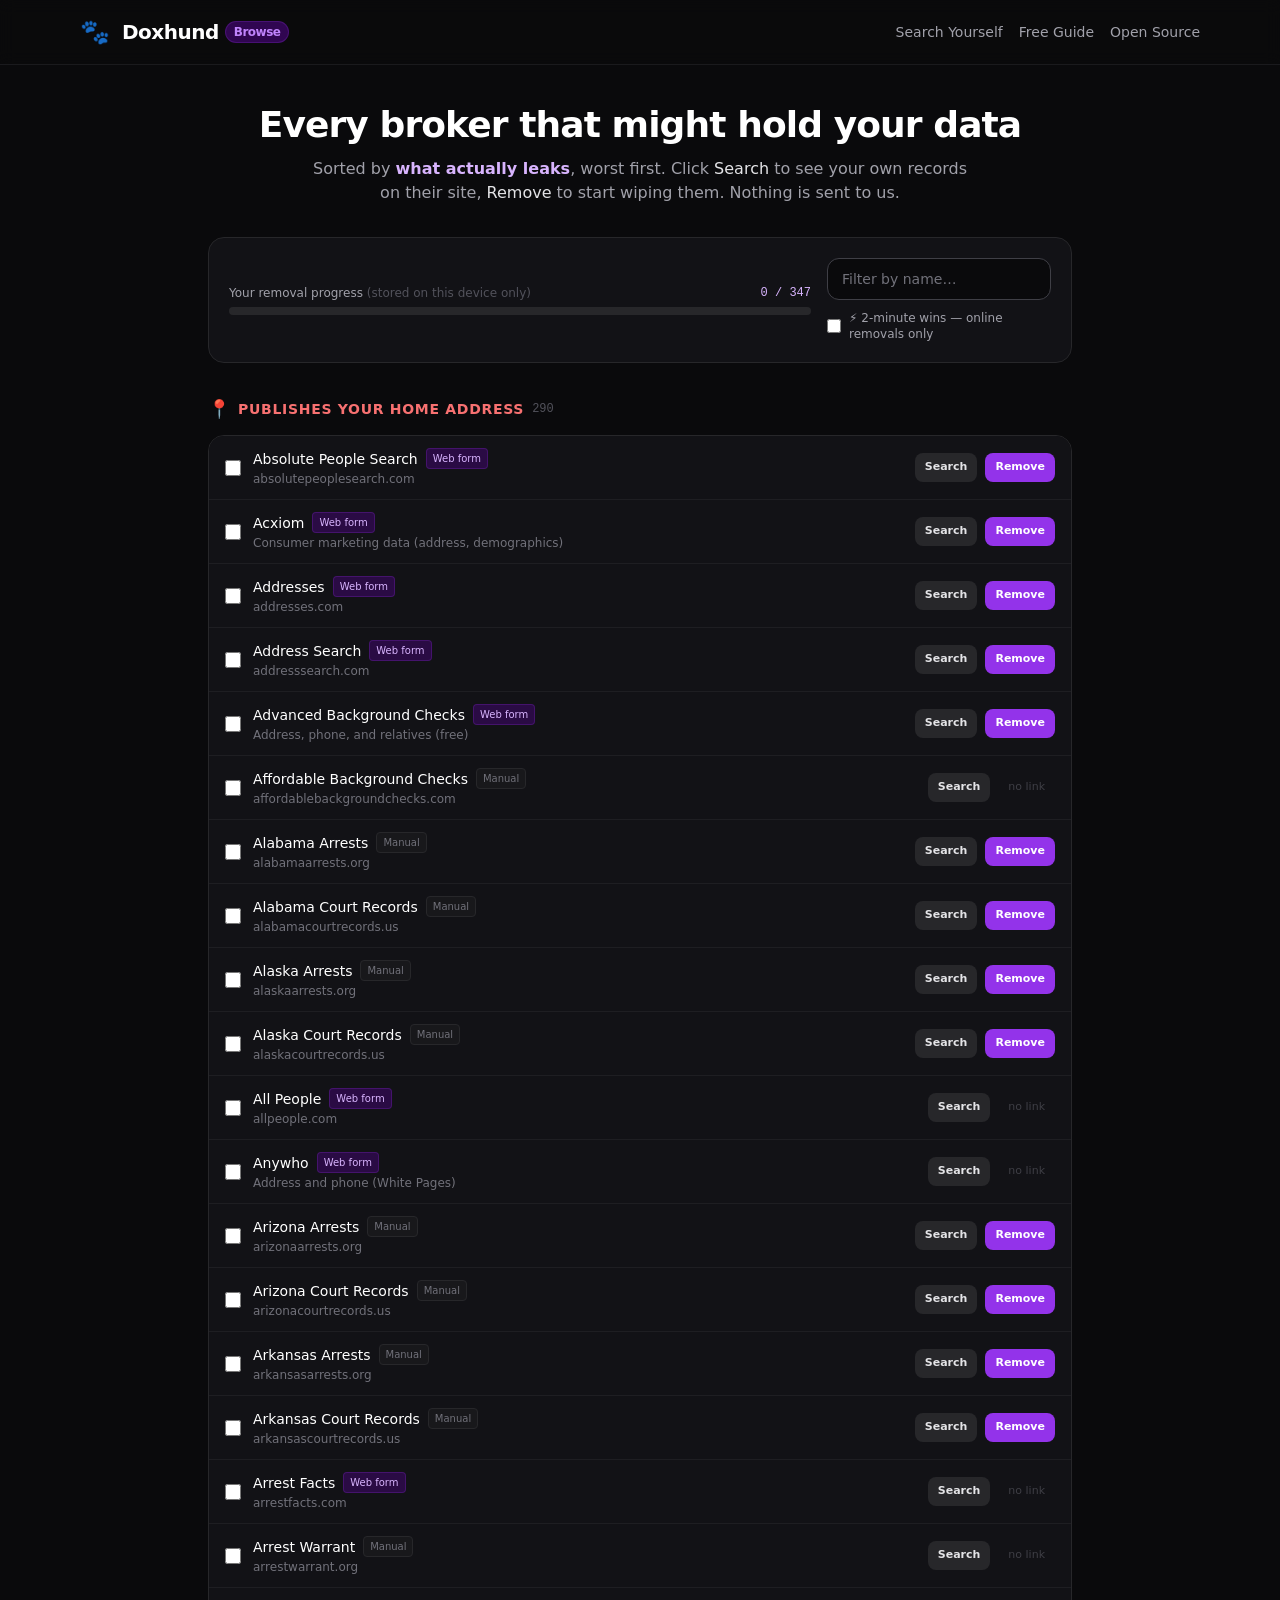
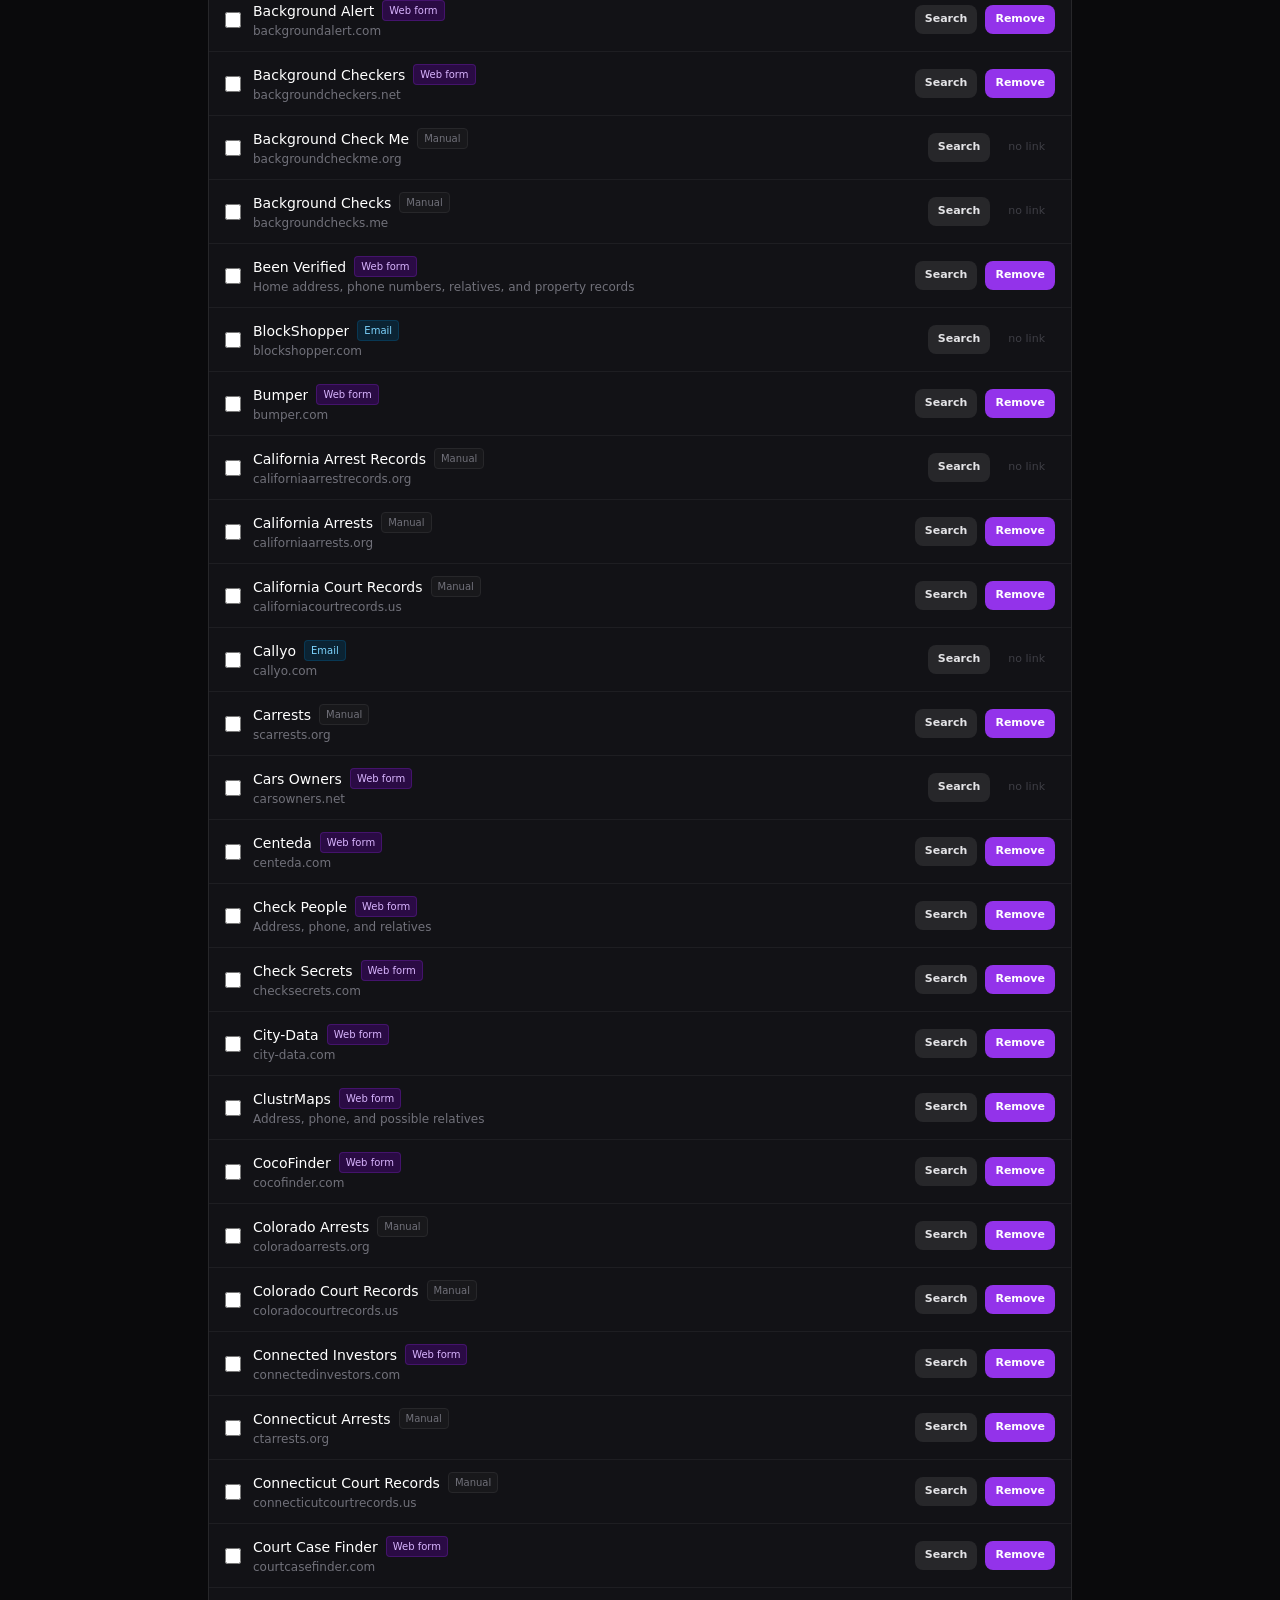
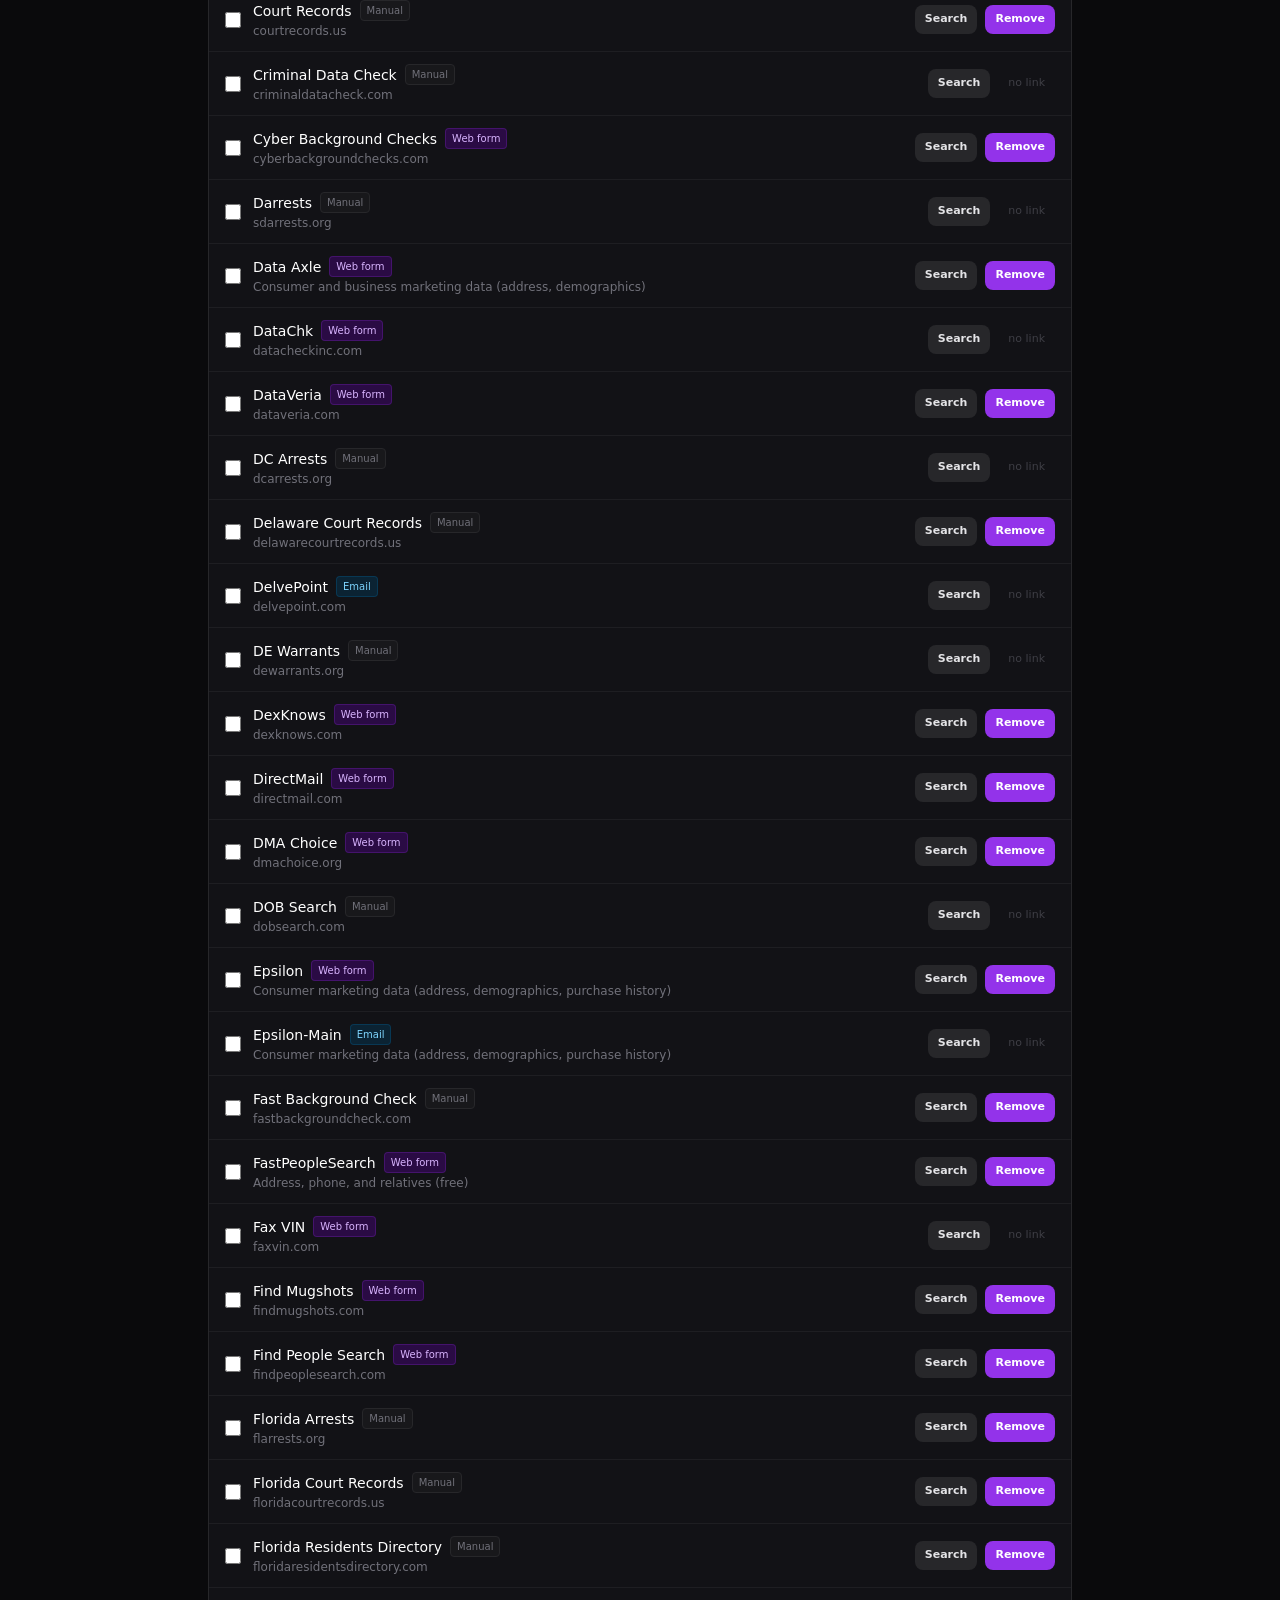
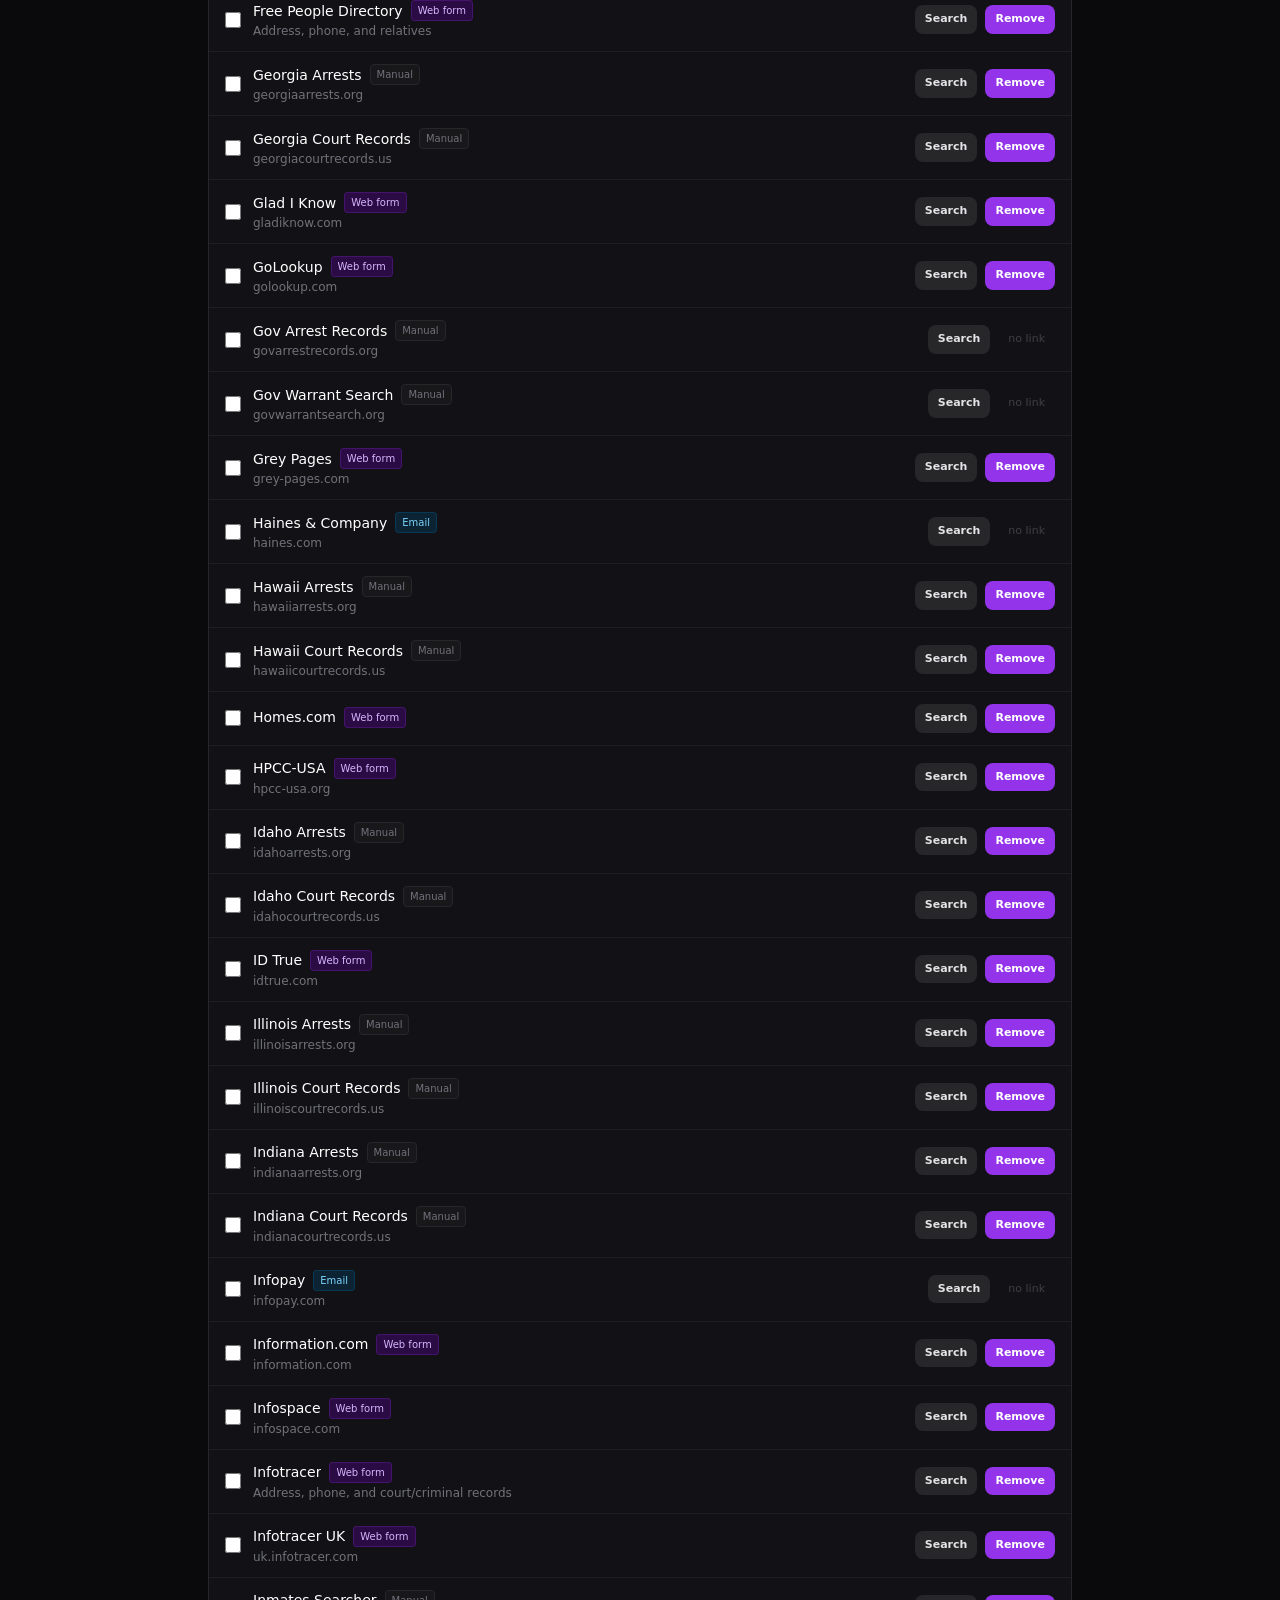
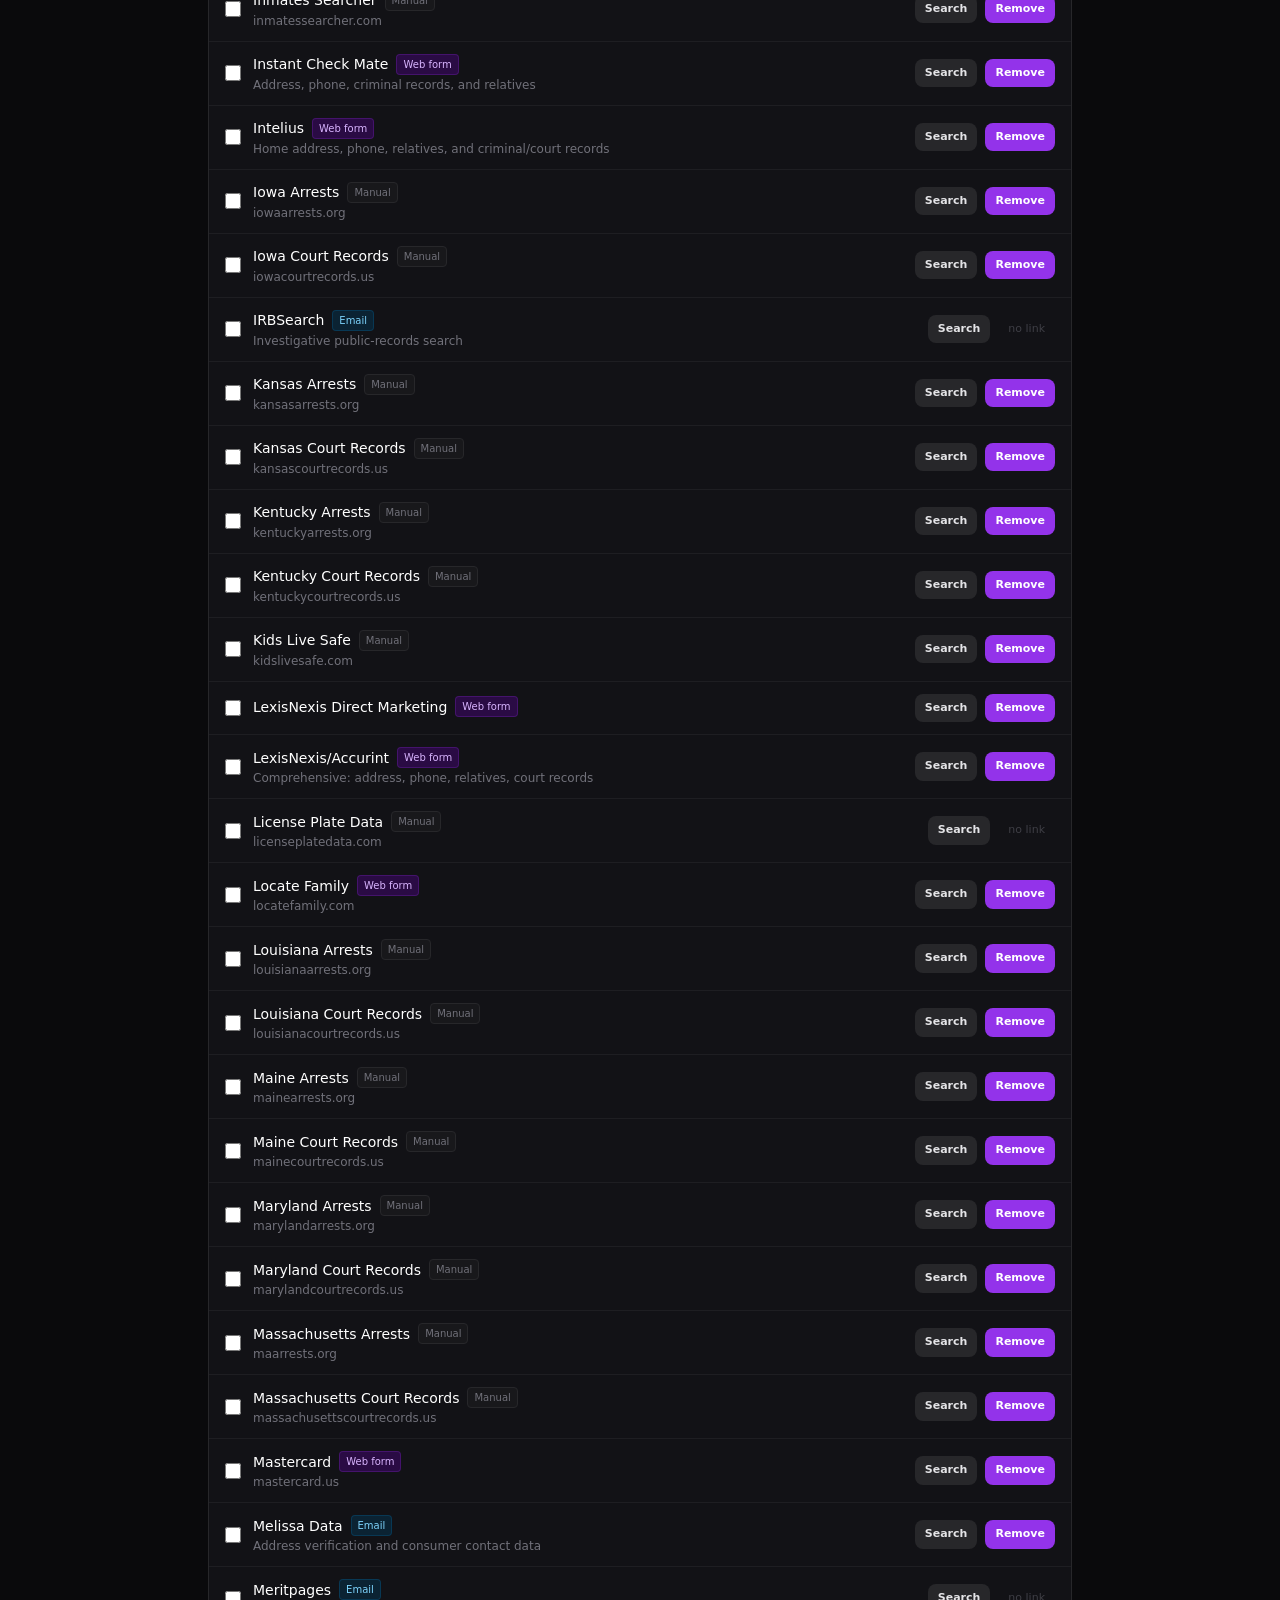
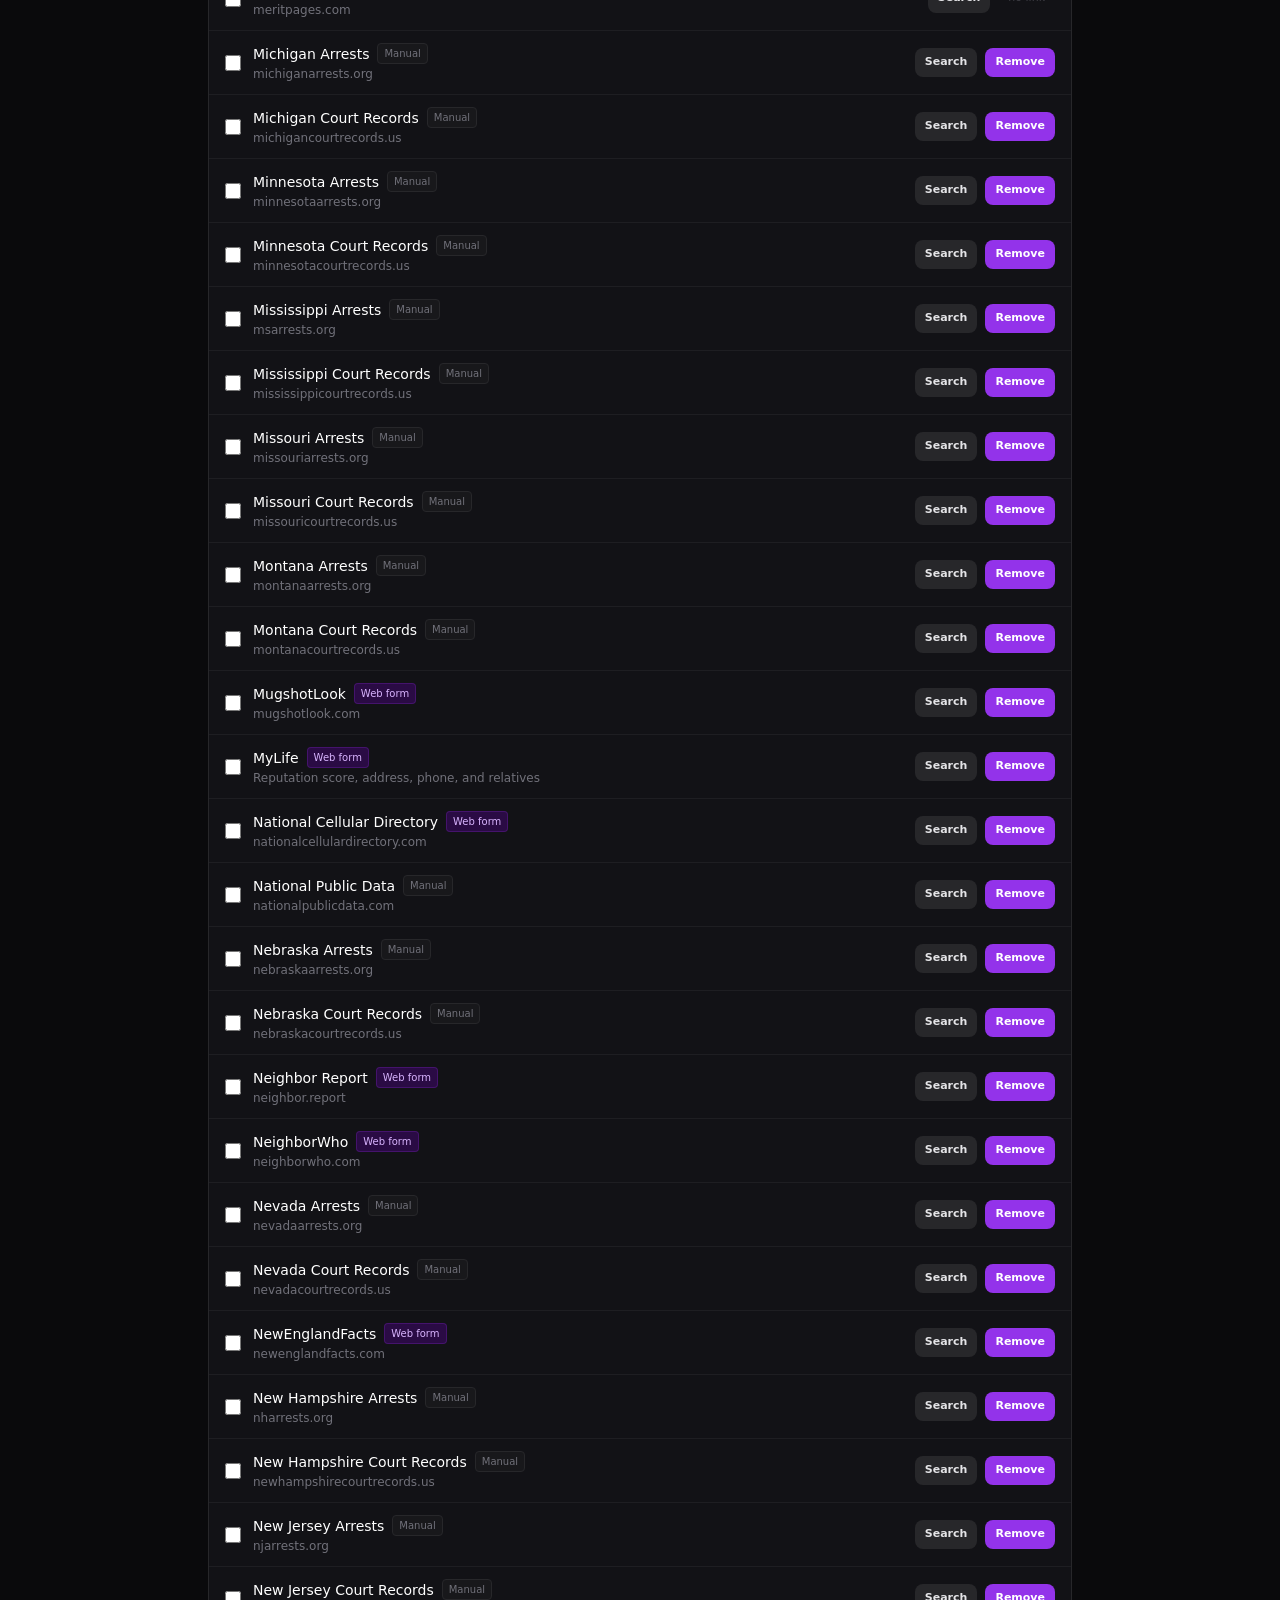
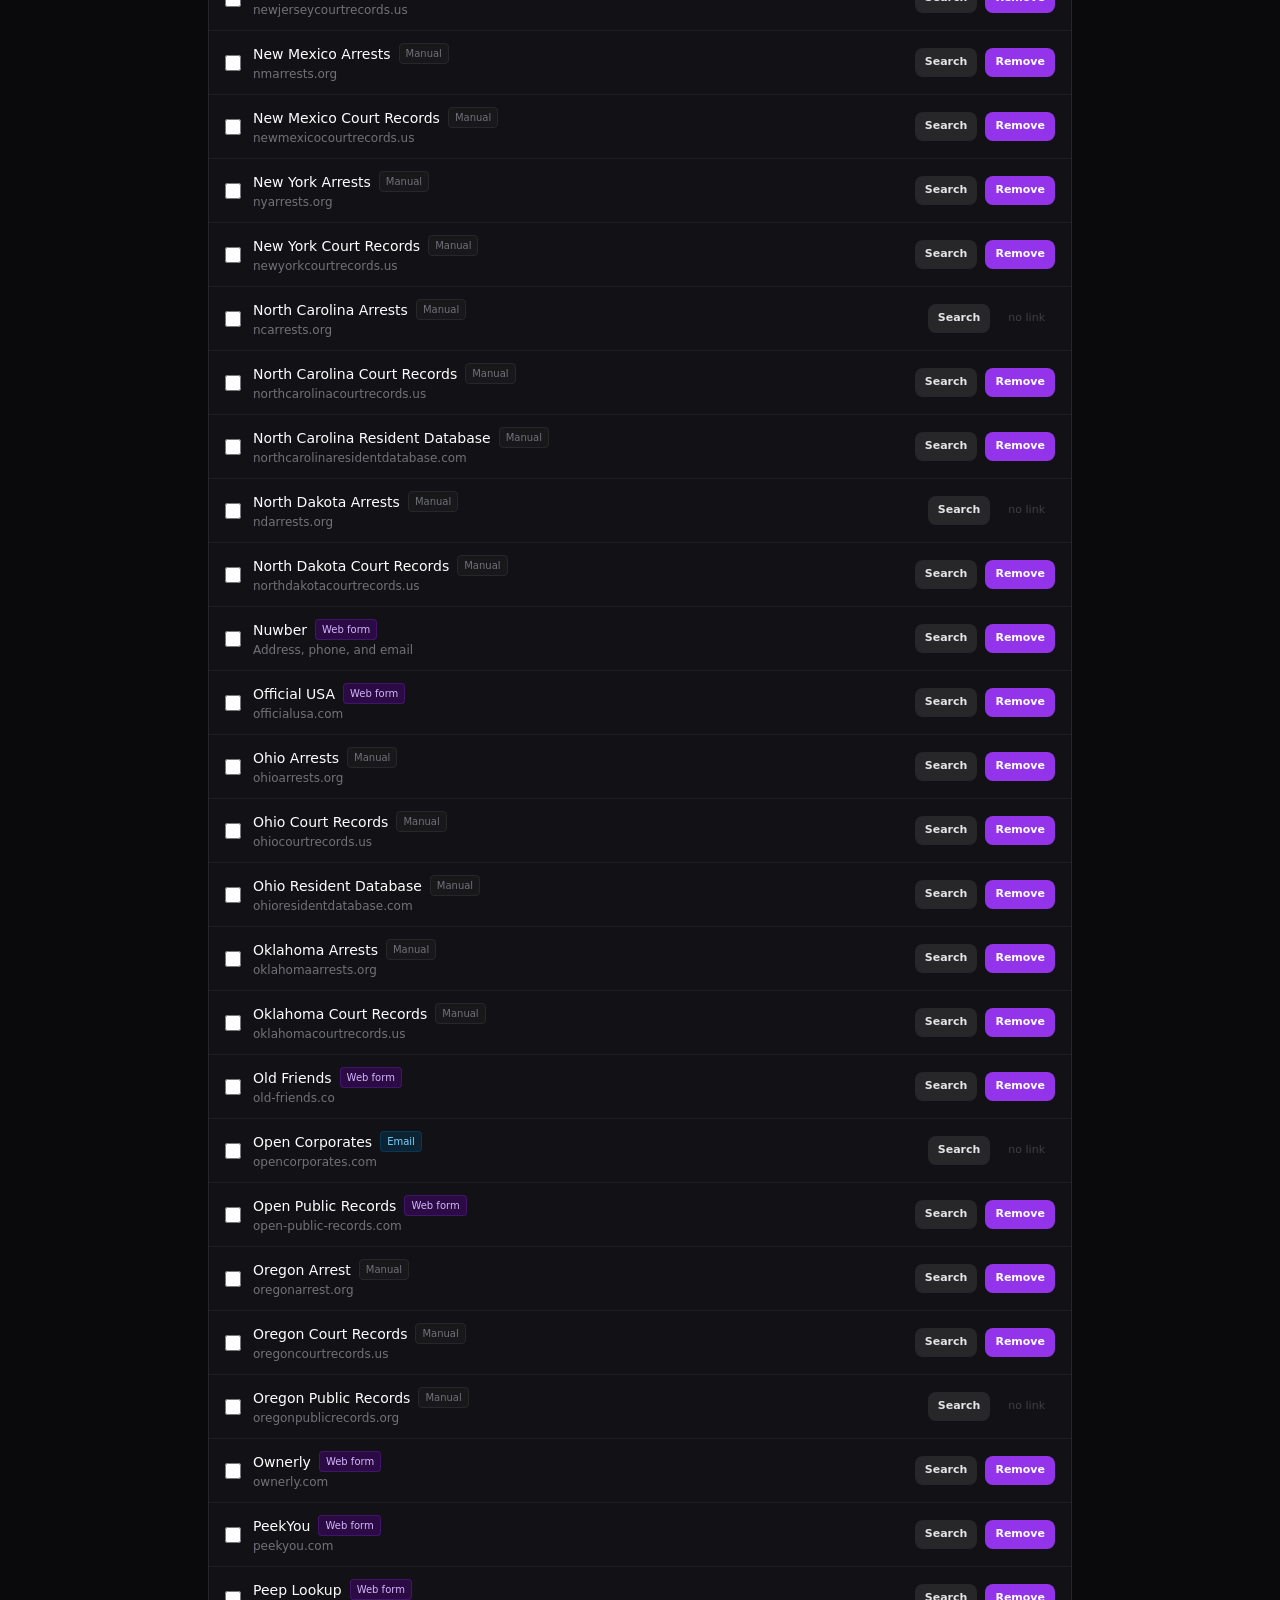
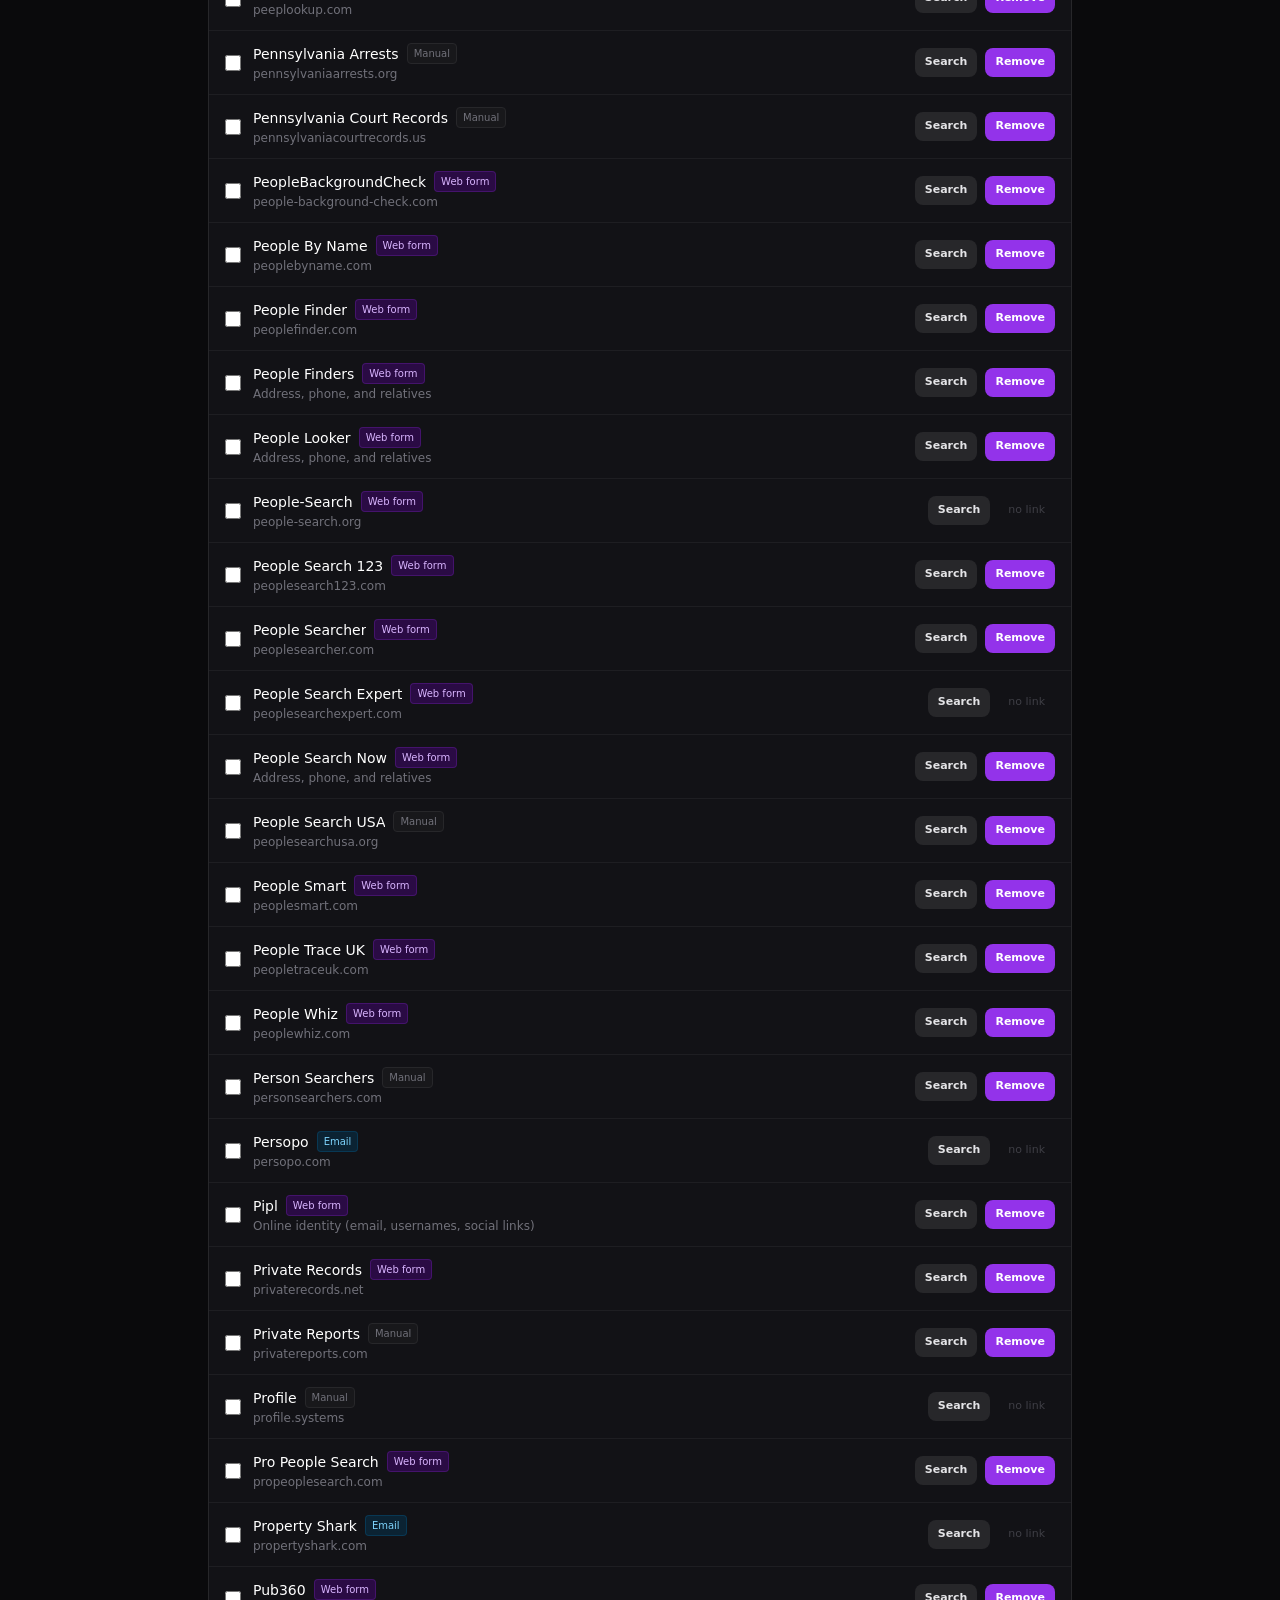
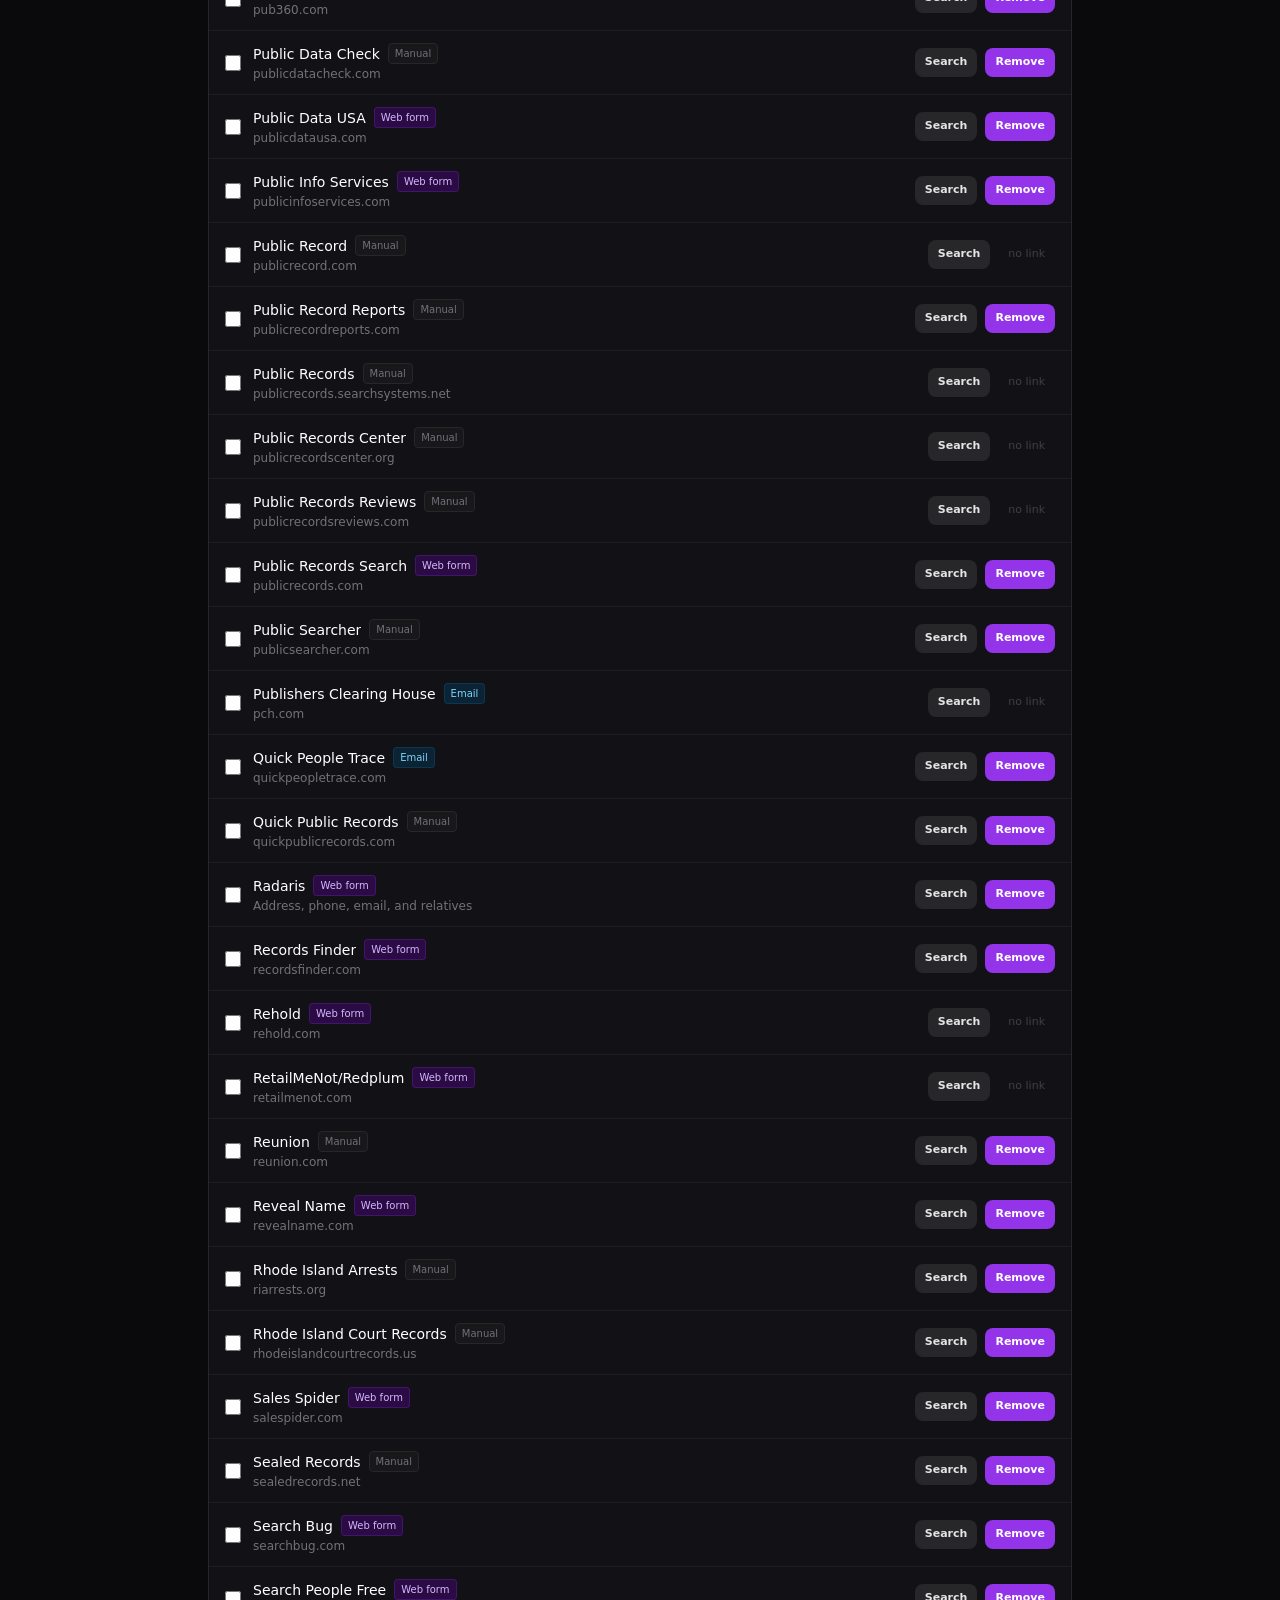
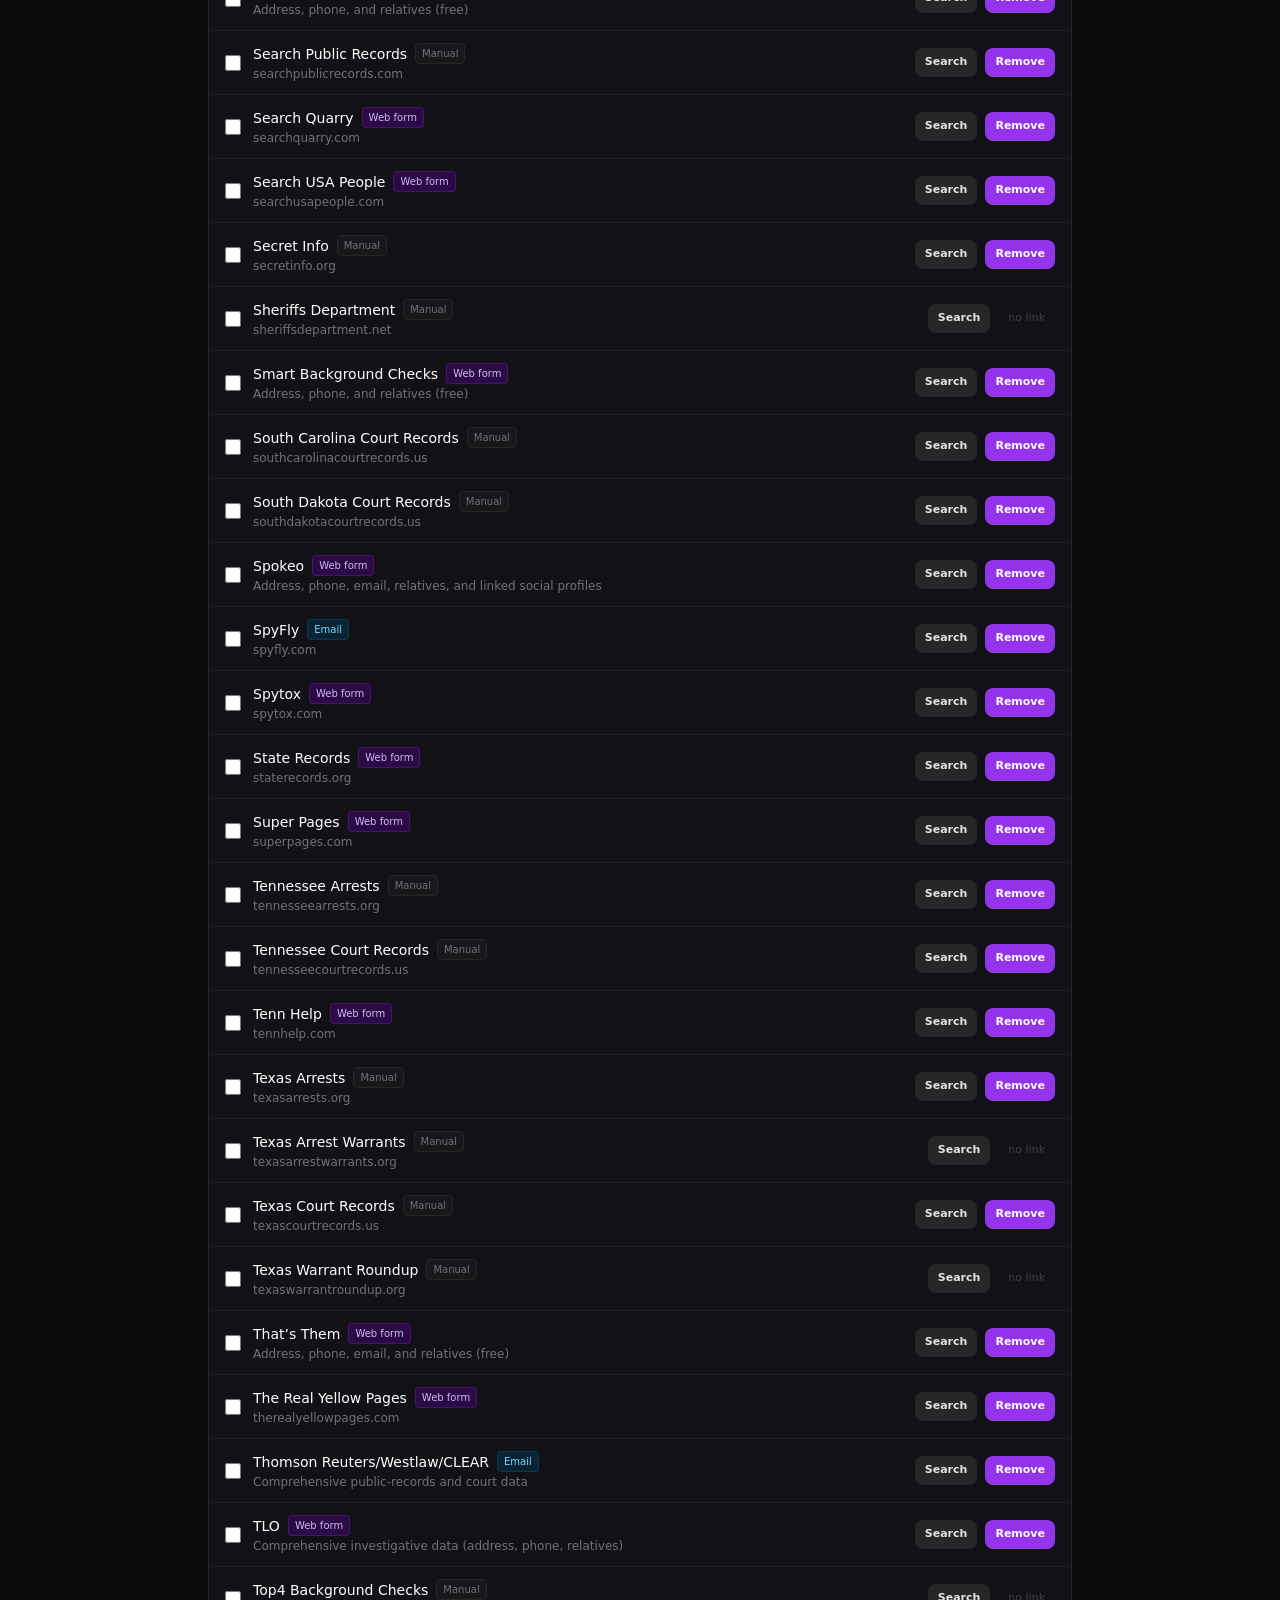
<file: browse.html>
<!DOCTYPE html>
<html lang="en" class="dark">
<head>
  <meta charset="UTF-8">
  <meta name="viewport" content="width=device-width, initial-scale=1.0">
  <title>Browse — Doxhund Broker Directory</title>
  <meta name="description" content="Browse every public data broker that may hold your records. Sorted by what actually leaks, with a one-click removal link for each.">
  <link rel="stylesheet" href="styles.css">
  
</head>
<body class="bg-[#0a0a0c] text-zinc-100 min-h-screen font-sans antialiased selection:bg-purple-600 selection:text-white">

  <header class="border-b border-zinc-800/60 bg-[#0a0a0c]/80 backdrop-blur sticky top-0 z-50">
    <div class="max-w-6xl mx-auto px-4 h-16 flex items-center justify-between">
      <div class="flex items-center gap-3">
        <span class="text-2xl">🐾</span>
        <a href="index.html" class="font-bold text-xl tracking-tight text-white flex items-center gap-1.5 hover:text-purple-300 transition">
          Doxhund
          <span class="text-xs px-2 py-0.5 rounded-full bg-purple-950/80 text-purple-400 border border-purple-800/40">Browse</span>
        </a>
      </div>
      <div class="flex items-center gap-4 text-sm font-medium">
        <a href="index.html" class="text-zinc-400 hover:text-white transition">Search Yourself</a>
        <a href="guide.html" class="text-zinc-400 hover:text-white transition">Free Guide</a>
        <a href="https://github.com/howdy-beep/doxhund" target="_blank" rel="noreferrer" class="text-zinc-400 hover:text-white transition">Open Source</a>
      </div>
    </div>
  </header>

  <main class="max-w-4xl mx-auto px-4 pt-10 pb-24">

    <!-- Head -->
    <div class="text-center space-y-3 mb-8">
      <h1 class="text-3xl sm:text-4xl font-extrabold tracking-tight text-white">
        Every broker that might hold your data
      </h1>
      <p class="text-zinc-400 text-base max-w-2xl mx-auto">
        Sorted by <span class="text-purple-300 font-semibold">what actually leaks</span>, worst first.
        Click <span class="text-zinc-200">Search</span> to see your own records on their site,
        <span class="text-zinc-200">Remove</span> to start wiping them. Nothing is sent to us.
      </p>
    </div>

    <!-- Progress + filter -->
    <div class="bg-[#121216] border border-zinc-800 rounded-2xl p-4 sm:p-5 mb-8 sticky top-20 z-40">
      <div class="flex flex-col sm:flex-row sm:items-center gap-4">
        <div class="flex-1">
          <div class="flex items-center justify-between text-xs text-zinc-400 mb-1.5">
            <span>Your removal progress <span class="text-zinc-600">(stored on this device only)</span></span>
            <span class="font-mono text-purple-300" id="progressText">0 / 0</span>
          </div>
          <div class="h-2 bg-zinc-800 rounded-full overflow-hidden">
            <div id="progressBar" class="h-full bg-gradient-to-r from-purple-500 to-indigo-500 rounded-full transition-all duration-300" style="width:0%"></div>
          </div>
        </div>
        <div class="flex flex-col gap-2.5 w-full sm:w-56">
          <input id="filterInput" type="text" placeholder="Filter by name…" class="w-full bg-[#0a0a0c] border border-zinc-700 rounded-xl px-3.5 py-2.5 text-white placeholder-zinc-500 focus:outline-none focus:border-purple-500 transition text-sm">
          <label class="flex items-center gap-2 text-xs text-zinc-400 cursor-pointer select-none">
            <input type="checkbox" id="quickWinsToggle" class="w-3.5 h-3.5 rounded border-zinc-700 bg-[#0a0a0c] accent-purple-500 shrink-0">
            ⚡ 2-minute wins — online removals only
          </label>
        </div>
      </div>
    </div>

    <!-- Directory -->
    <div id="directory" class="space-y-8">
      <p class="text-zinc-500 text-sm text-center">Loading directory…</p>
    </div>

  </main>

  <footer class="border-t border-zinc-900 py-8 text-center text-xs text-zinc-600">
    <div class="max-w-6xl mx-auto px-4">
      <span>🐾 Doxhund Privacy · doxhundprivacy.com · Defensive self-removal only · <a href="privacy.html" class="hover:text-zinc-400">Privacy Policy</a></span>
    </div>
  </footer>

  <script>
    const SEVERITY_ORDER = [
      { key: 'address',    label: 'Publishes your home address',    emoji: '📍', color: 'text-red-400',    ring: 'border-red-900/40' },
      { key: 'phone',      label: 'Publishes your phone number',    emoji: '📞', color: 'text-amber-400',  ring: 'border-amber-900/40' },
      { key: 'relatives',  label: 'Publishes relatives & family',   emoji: '👥', color: 'text-orange-400', ring: 'border-orange-900/40' },
      { key: 'employment', label: 'Publishes employment / B2B data', emoji: '💼', color: 'text-sky-400',    ring: 'border-sky-900/40' },
      { key: 'social',     label: 'Publishes social / identity',    emoji: '🔗', color: 'text-emerald-400', ring: 'border-emerald-900/40' },
      { key: 'records',    label: 'Public records (court & criminal)', emoji: '⚖️', color: 'text-rose-400',   ring: 'border-rose-900/40' },
    ];

    const METHOD_CHIP = {
      web_form: { label: 'Web form', cls: 'bg-purple-950/60 text-purple-300 border-purple-800/40' },
      email:    { label: 'Email',    cls: 'bg-sky-950/60 text-sky-300 border-sky-800/40' },
      fax:      { label: 'Fax',      cls: 'bg-zinc-900 text-zinc-400 border-zinc-700/50' },
      unknown:  { label: 'Manual',   cls: 'bg-zinc-900 text-zinc-500 border-zinc-800' },
    };

    let brokers = [];
    let removed = new Set(JSON.parse(localStorage.getItem('doxhund_removed') || '[]'));
    let quickWinsOnly = localStorage.getItem('doxhund_2min_filter') === '1';

    async function load() {
      try {
        const res = await fetch('catalog/brokers.json');
        const data = await res.json();
        brokers = data.brokers.filter(b => b.active !== false);
        render();
      } catch (err) {
        document.getElementById('directory').innerHTML =
          '<p class="text-red-400 text-sm text-center">Could not load the broker directory. Open this file over HTTP (not file://).</p>';
      }
    }

    function render() {
      const dir = document.getElementById('directory');
      const filter = (document.getElementById('filterInput').value || '').toLowerCase().trim();

      let html = '';
      for (const group of SEVERITY_ORDER) {
        const rows = brokers.filter(b => b.leak_severity === group.key);
        if (!rows.length) continue;
        const visible = rows.filter(b => {
          if (!b.name.toLowerCase().includes(filter)) return false;
          if (quickWinsOnly && b.request_method !== 'web_form' && b.request_method !== 'email') return false;
          return true;
        });
        if (!visible.length) continue;

        html += `
          <section>
            <div class="flex items-center gap-2 mb-3">
              <span class="text-lg">${group.emoji}</span>
              <h2 class="text-sm font-bold uppercase tracking-wider ${group.color}">${group.label}</h2>
              <span class="text-xs text-zinc-600 font-mono">${visible.length}</span>
            </div>
            <div class="rounded-2xl border border-zinc-800 overflow-hidden divide-y divide-zinc-800/60">
              ${visible.map(row => renderRow(row)).join('')}
            </div>
          </section>`;
      }

      dir.innerHTML = html || '<p class="text-zinc-500 text-sm text-center">No brokers match that filter.</p>';
      updateProgress();
    }

    function renderRow(b) {
      const checked = removed.has(b.id);
      const method = METHOD_CHIP[b.request_method] || METHOD_CHIP.unknown;
      const searchHref = b.search_url_template || b.website_url || '#';
      const searchDisabled = !searchHref || searchHref === '#';
      const removeHref = b.opt_out_url || '';

      return `
        <div class="flex items-center gap-3 px-4 py-3 bg-[#121216] hover:bg-[#15151c] transition" data-id="${b.id}">
          <input type="checkbox" ${checked ? 'checked' : ''} onchange="toggle('${b.id}')"
                 class="w-4 h-4 rounded border-zinc-700 bg-[#0a0a0c] accent-purple-500 cursor-pointer shrink-0">
          <div class="flex-1 min-w-0">
            <div class="flex items-center gap-2 flex-wrap">
              <span class="font-medium text-white text-sm truncate">${esc(b.name)}</span>
              <span class="text-[10px] px-1.5 py-0.5 rounded border ${method.cls}">${method.label}</span>
            </div>
            <div class="text-xs text-zinc-500 truncate mt-0.5">${esc(b.leak_note || b.domain || '')}</div>
          </div>
          <div class="flex items-center gap-2 shrink-0">
            ${searchDisabled
              ? `<span class="text-[11px] text-zinc-700 px-2 py-1.5">—</span>`
              : `<a href="${searchHref}" target="_blank" rel="noreferrer" class="text-[11px] font-semibold px-2.5 py-1.5 rounded-lg bg-zinc-800 hover:bg-zinc-700 text-zinc-200 transition whitespace-nowrap">Search</a>`}
            ${removeHref
              ? `<a href="${removeHref}" target="_blank" rel="noreferrer" class="text-[11px] font-semibold px-2.5 py-1.5 rounded-lg bg-purple-600 hover:bg-purple-500 text-white transition whitespace-nowrap">Remove</a>`
              : `<span class="text-[11px] text-zinc-700 px-2.5 py-1.5 whitespace-nowrap">no link</span>`}
          </div>
        </div>`;
    }

    function esc(s) {
      return String(s).replace(/[&<>"']/g, c => ({'&':'&amp;','<':'&lt;','>':'&gt;','"':'&quot;',"'":'&#39;'}[c]));
    }

    function toggle(id) {
      if (removed.has(id)) removed.delete(id); else removed.add(id);
      localStorage.setItem('doxhund_removed', JSON.stringify([...removed]));
      updateProgress();
    }

    function updateProgress() {
      document.getElementById('progressText').innerText = `${removed.size} / ${brokers.length}`;
      const pct = brokers.length ? Math.round(removed.size / brokers.length * 100) : 0;
      document.getElementById('progressBar').style.width = pct + '%';
    }

    document.getElementById('filterInput').addEventListener('input', render);
    document.getElementById('quickWinsToggle').addEventListener('change', (e) => {
      quickWinsOnly = e.target.checked;
      localStorage.setItem('doxhund_2min_filter', quickWinsOnly ? '1' : '0');
      render();
    });
    document.getElementById('quickWinsToggle').checked = quickWinsOnly;
    load();
  </script>
</body>
</html>
</file>
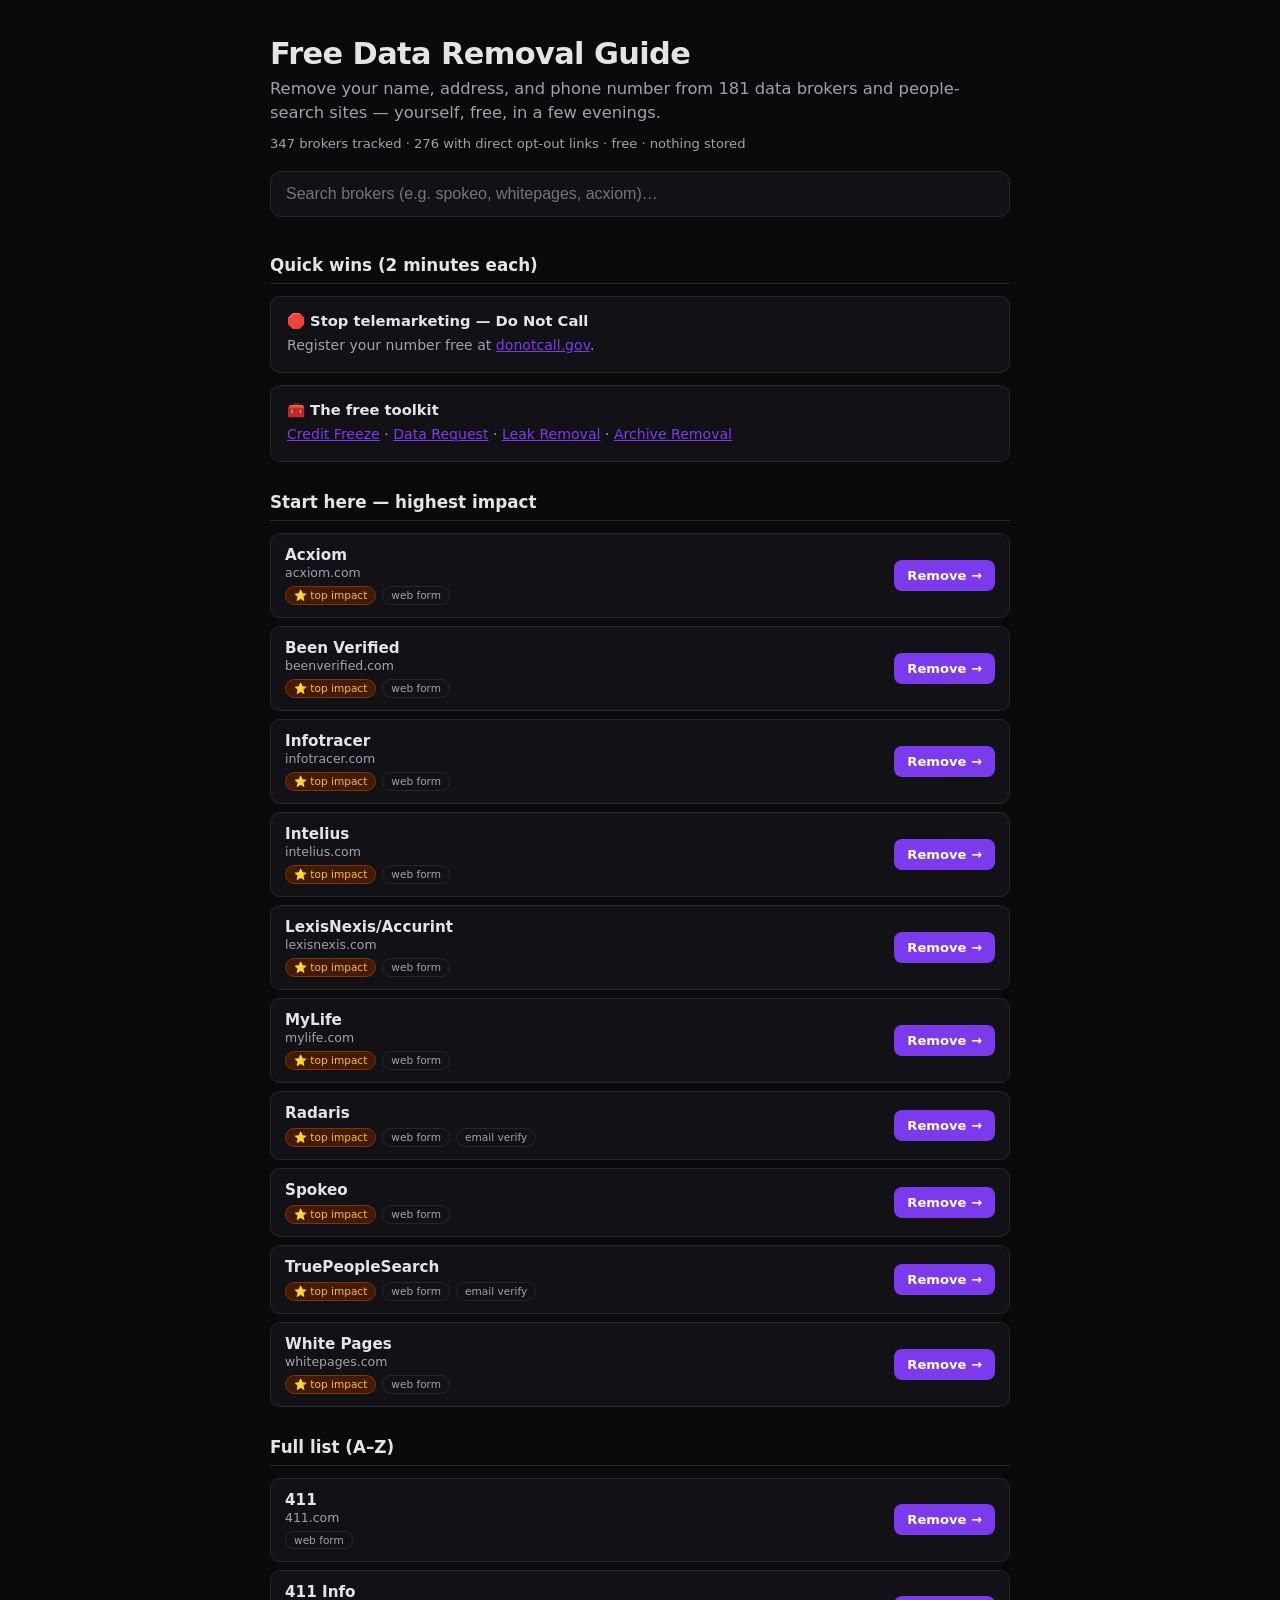
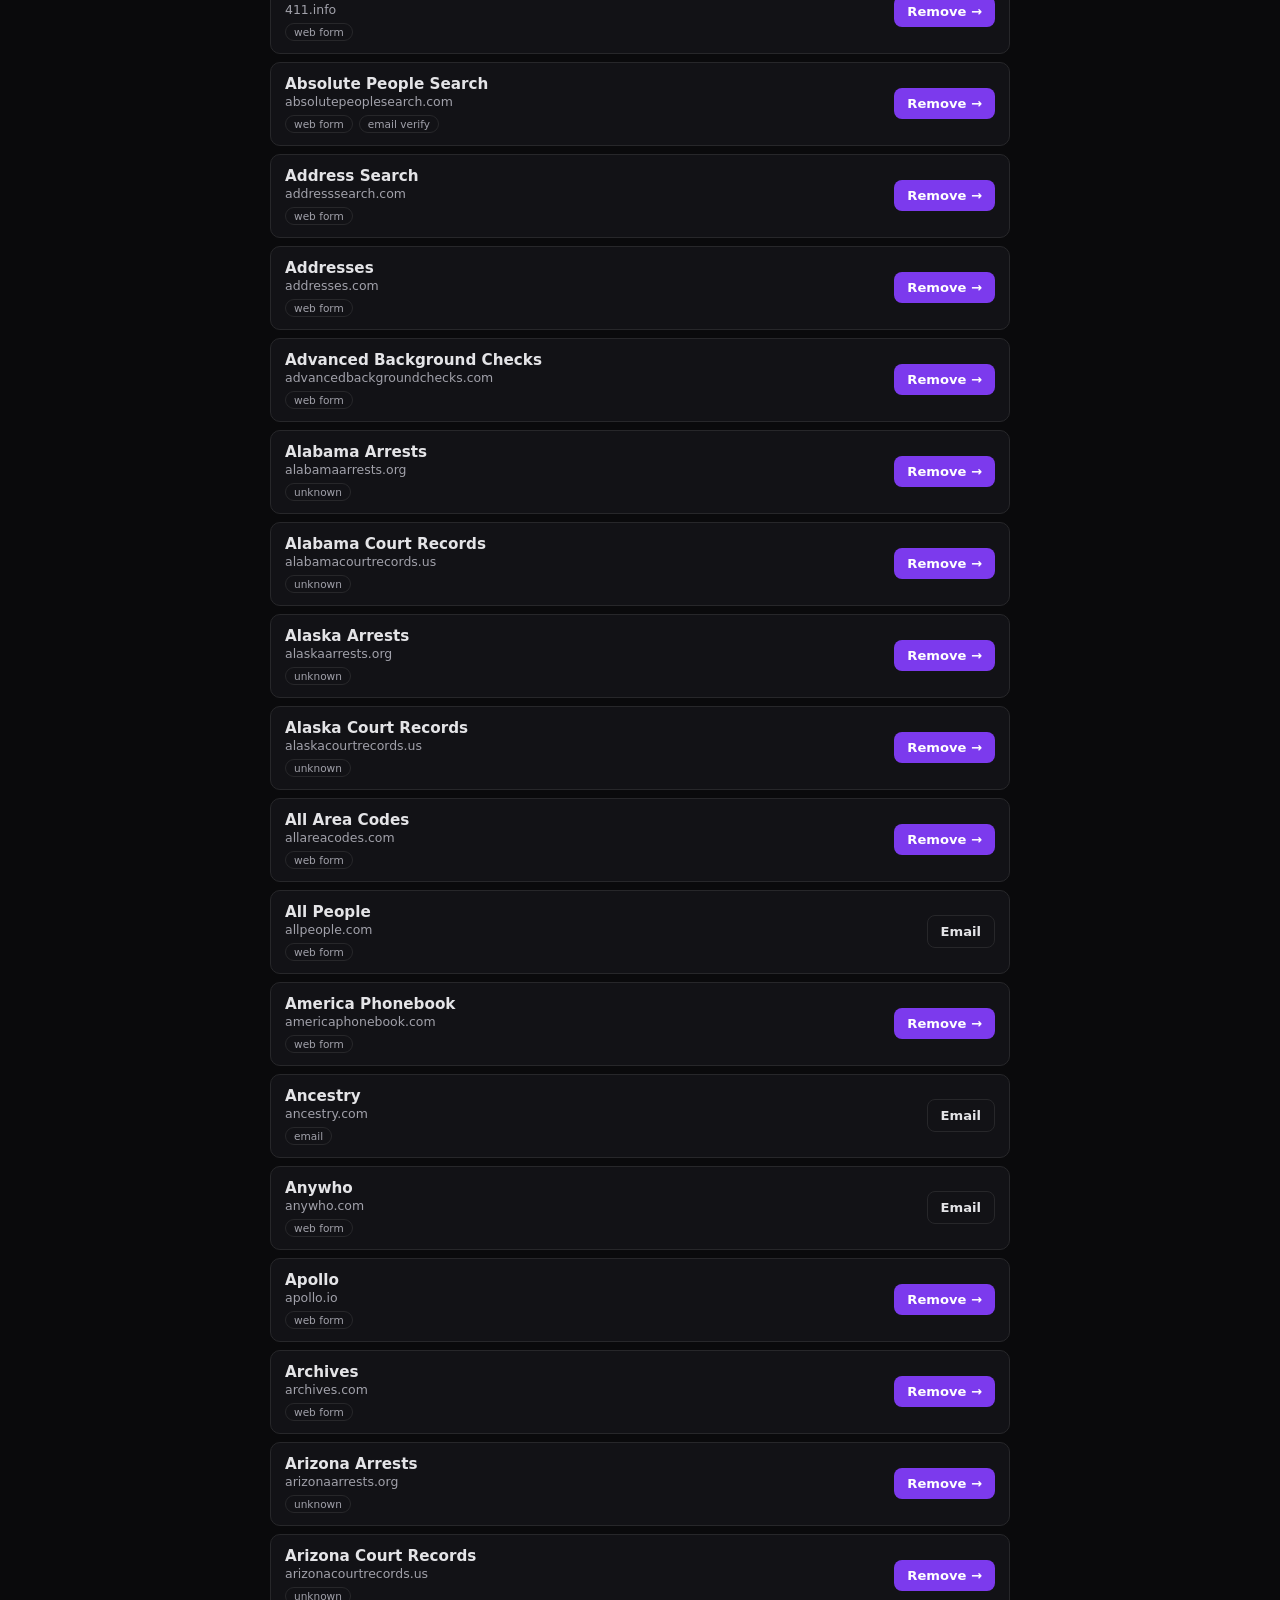
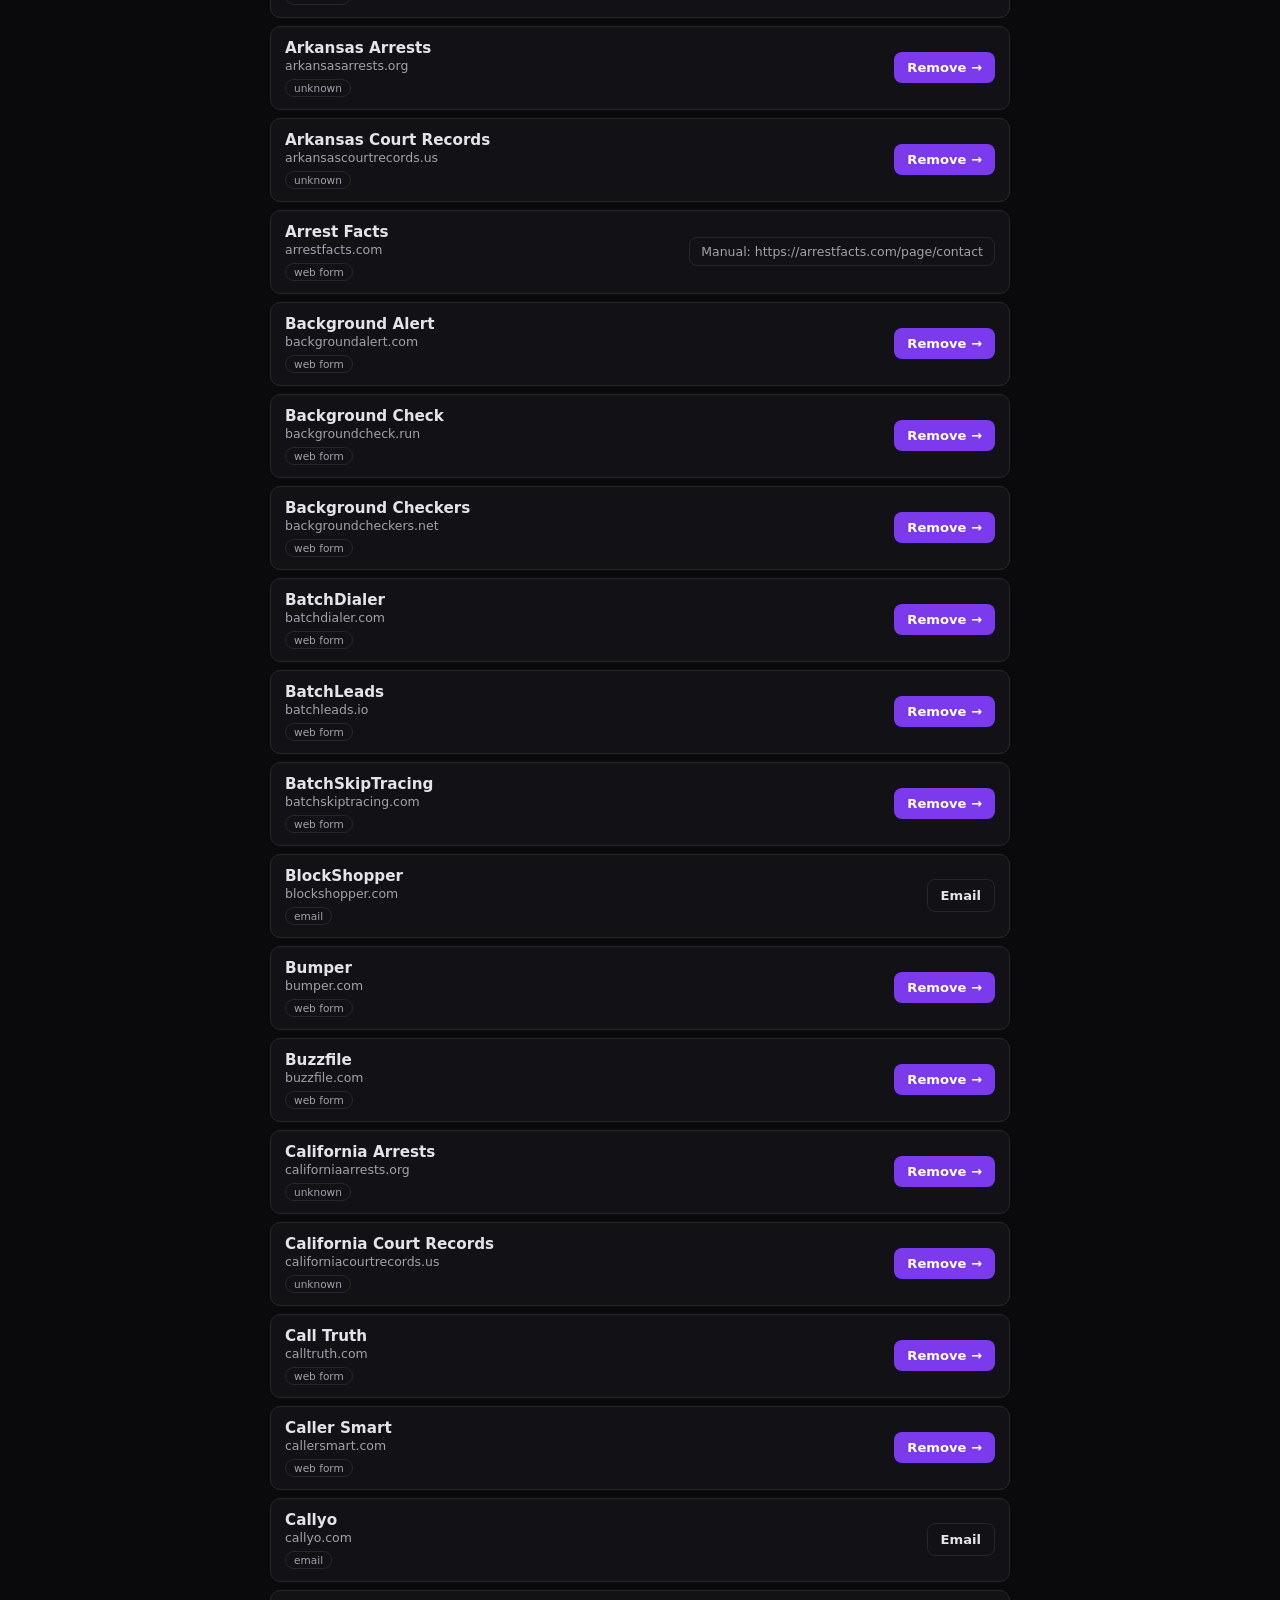
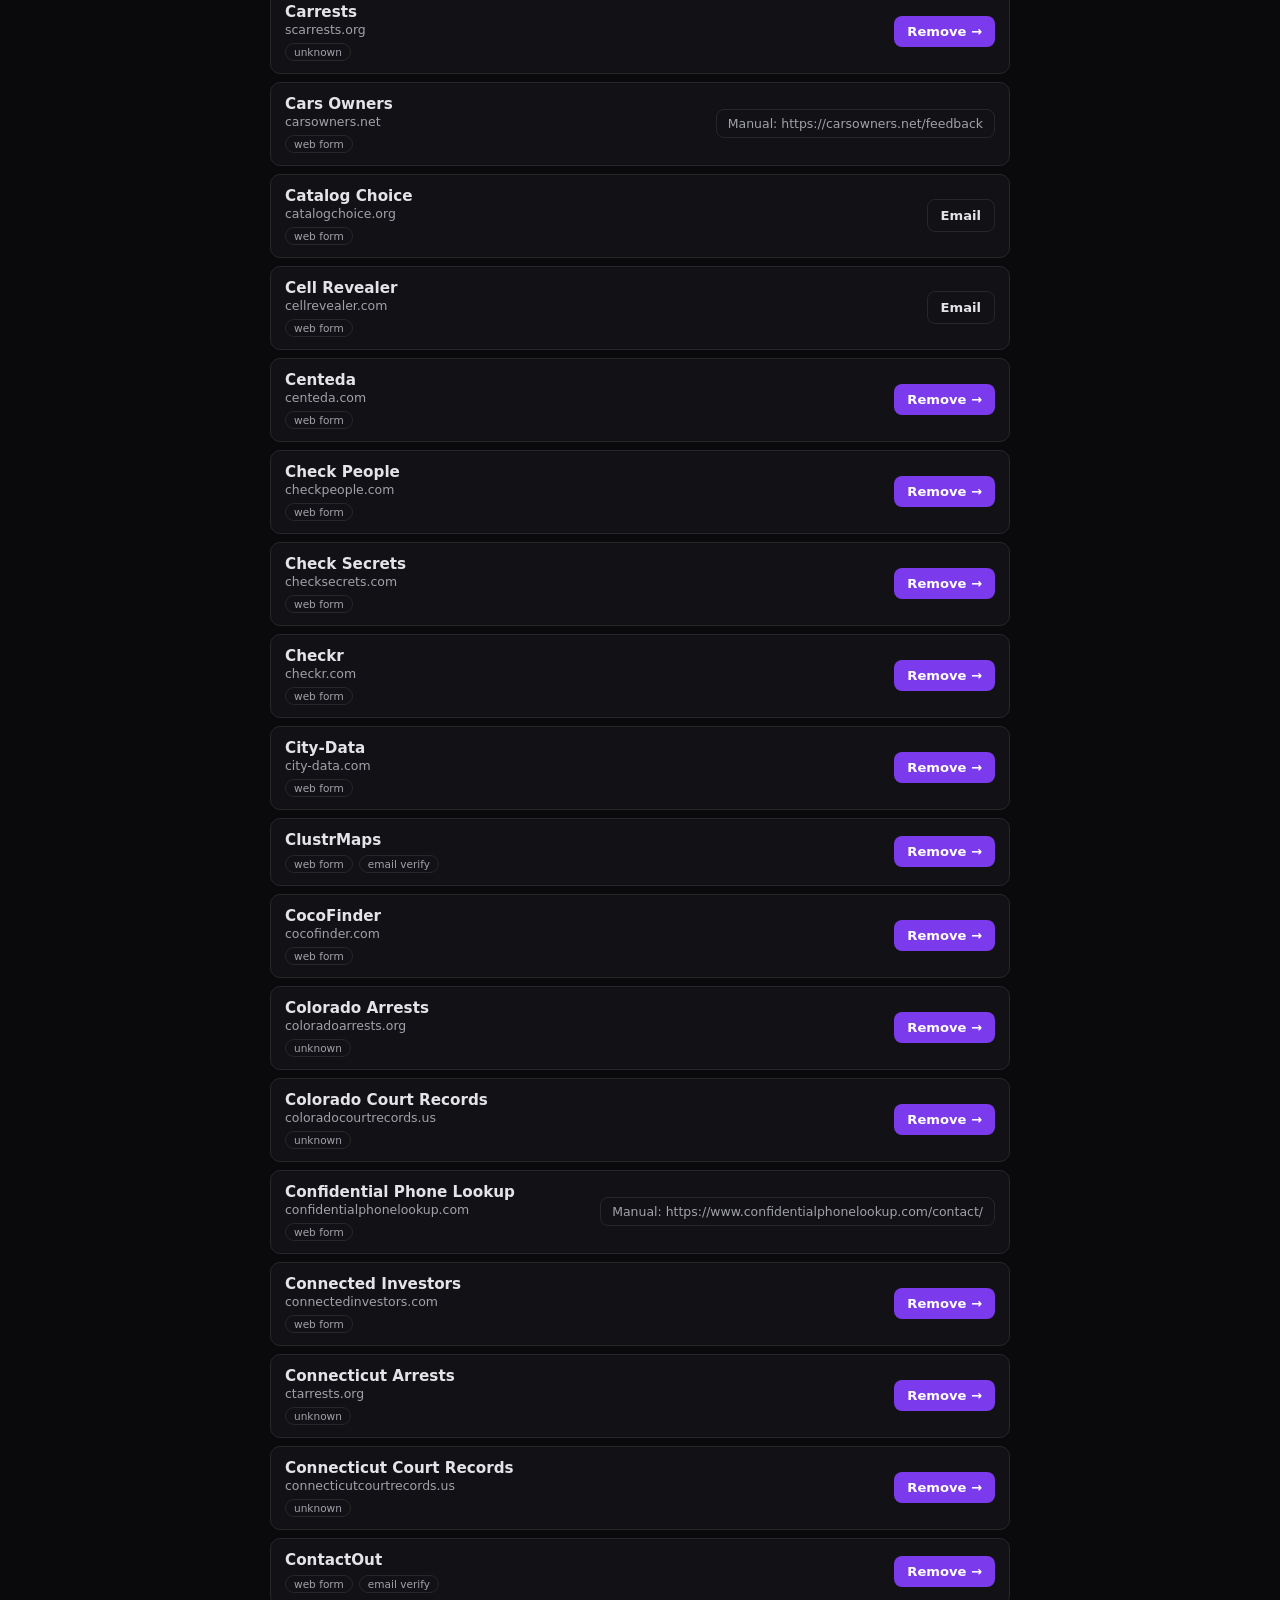
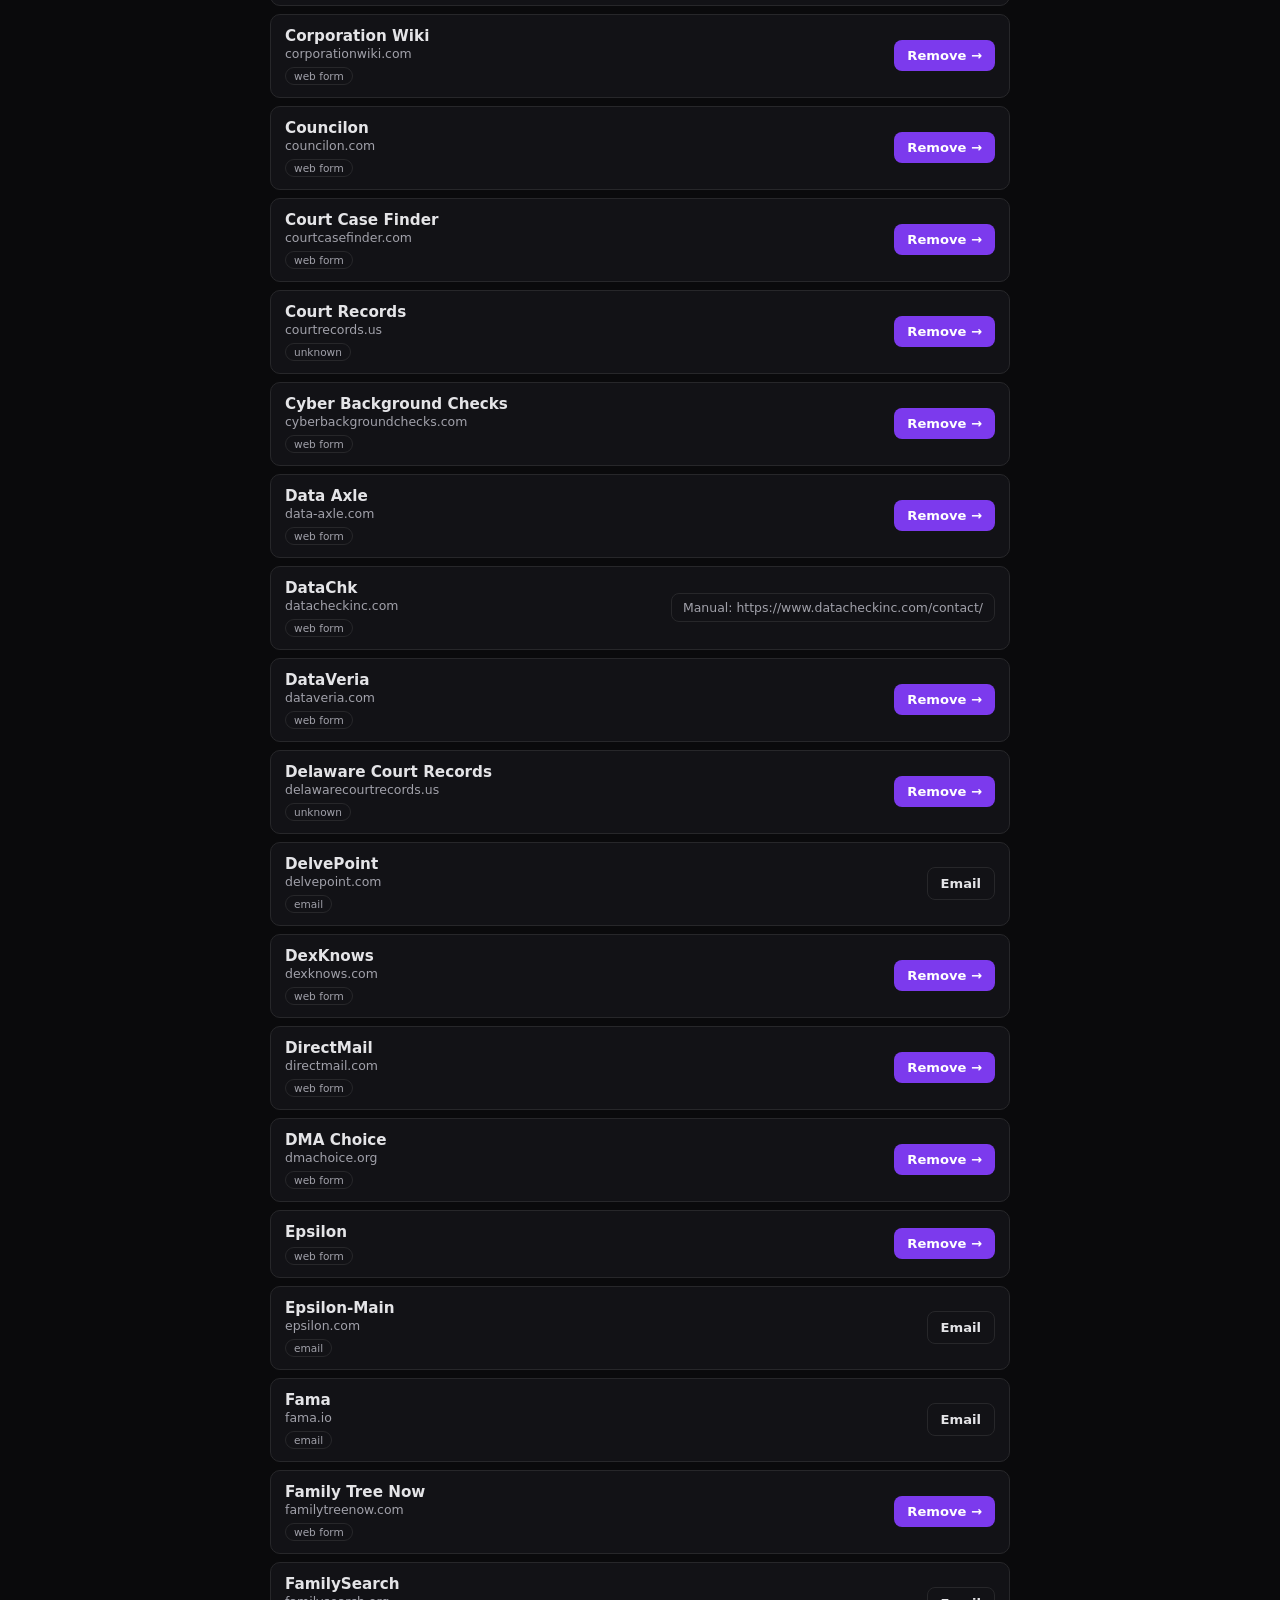
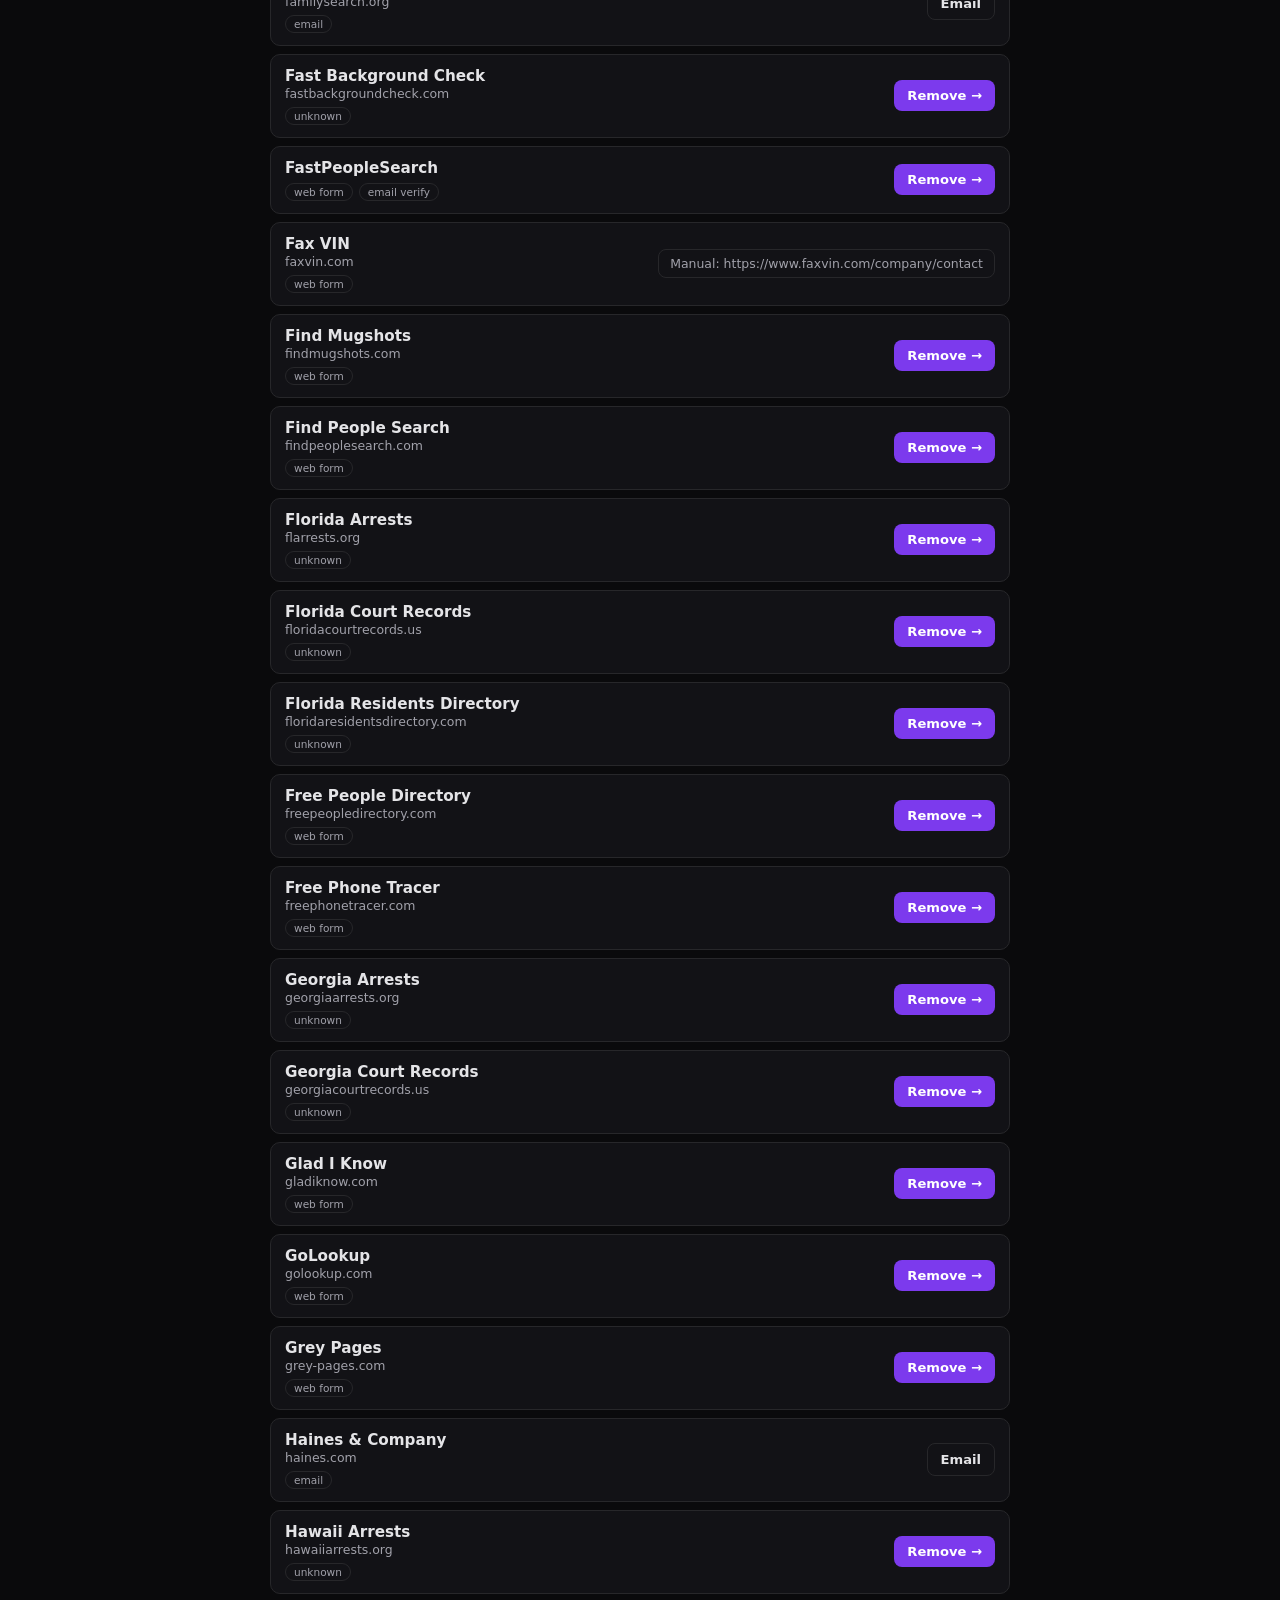
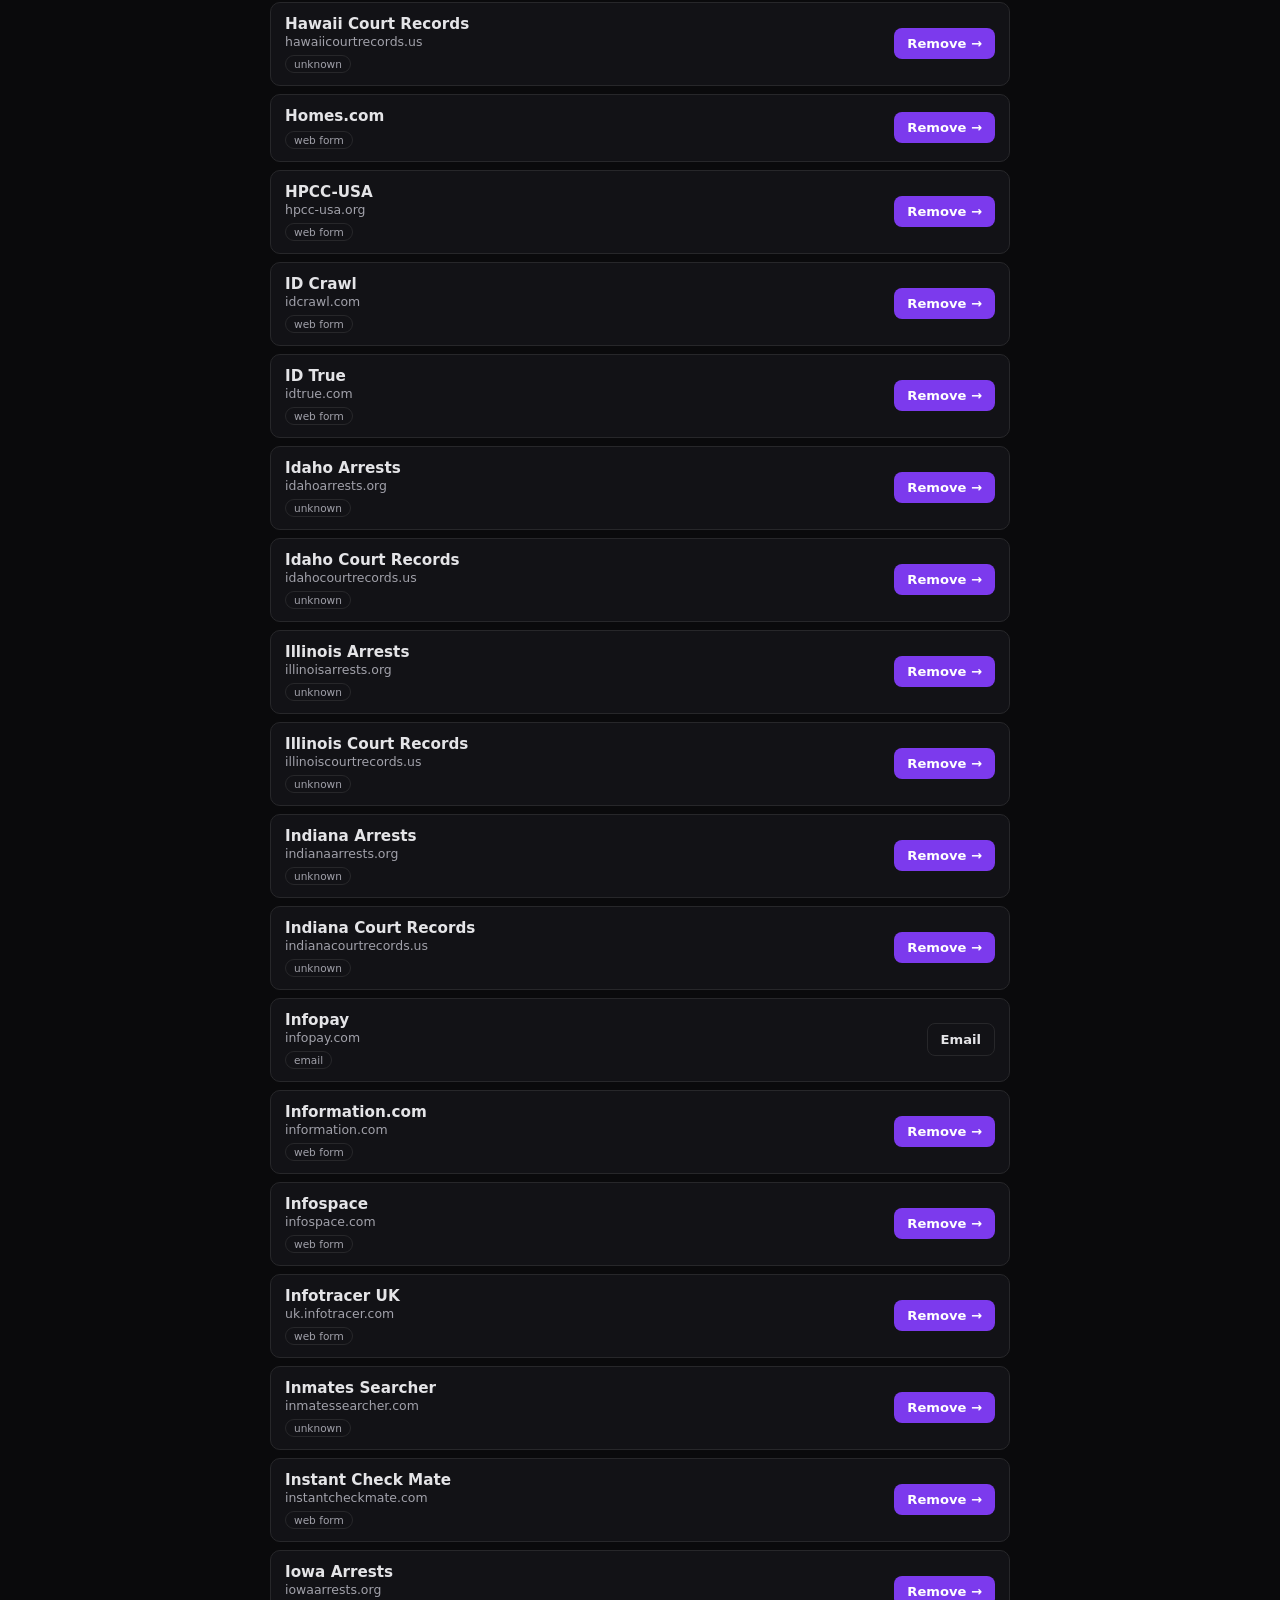
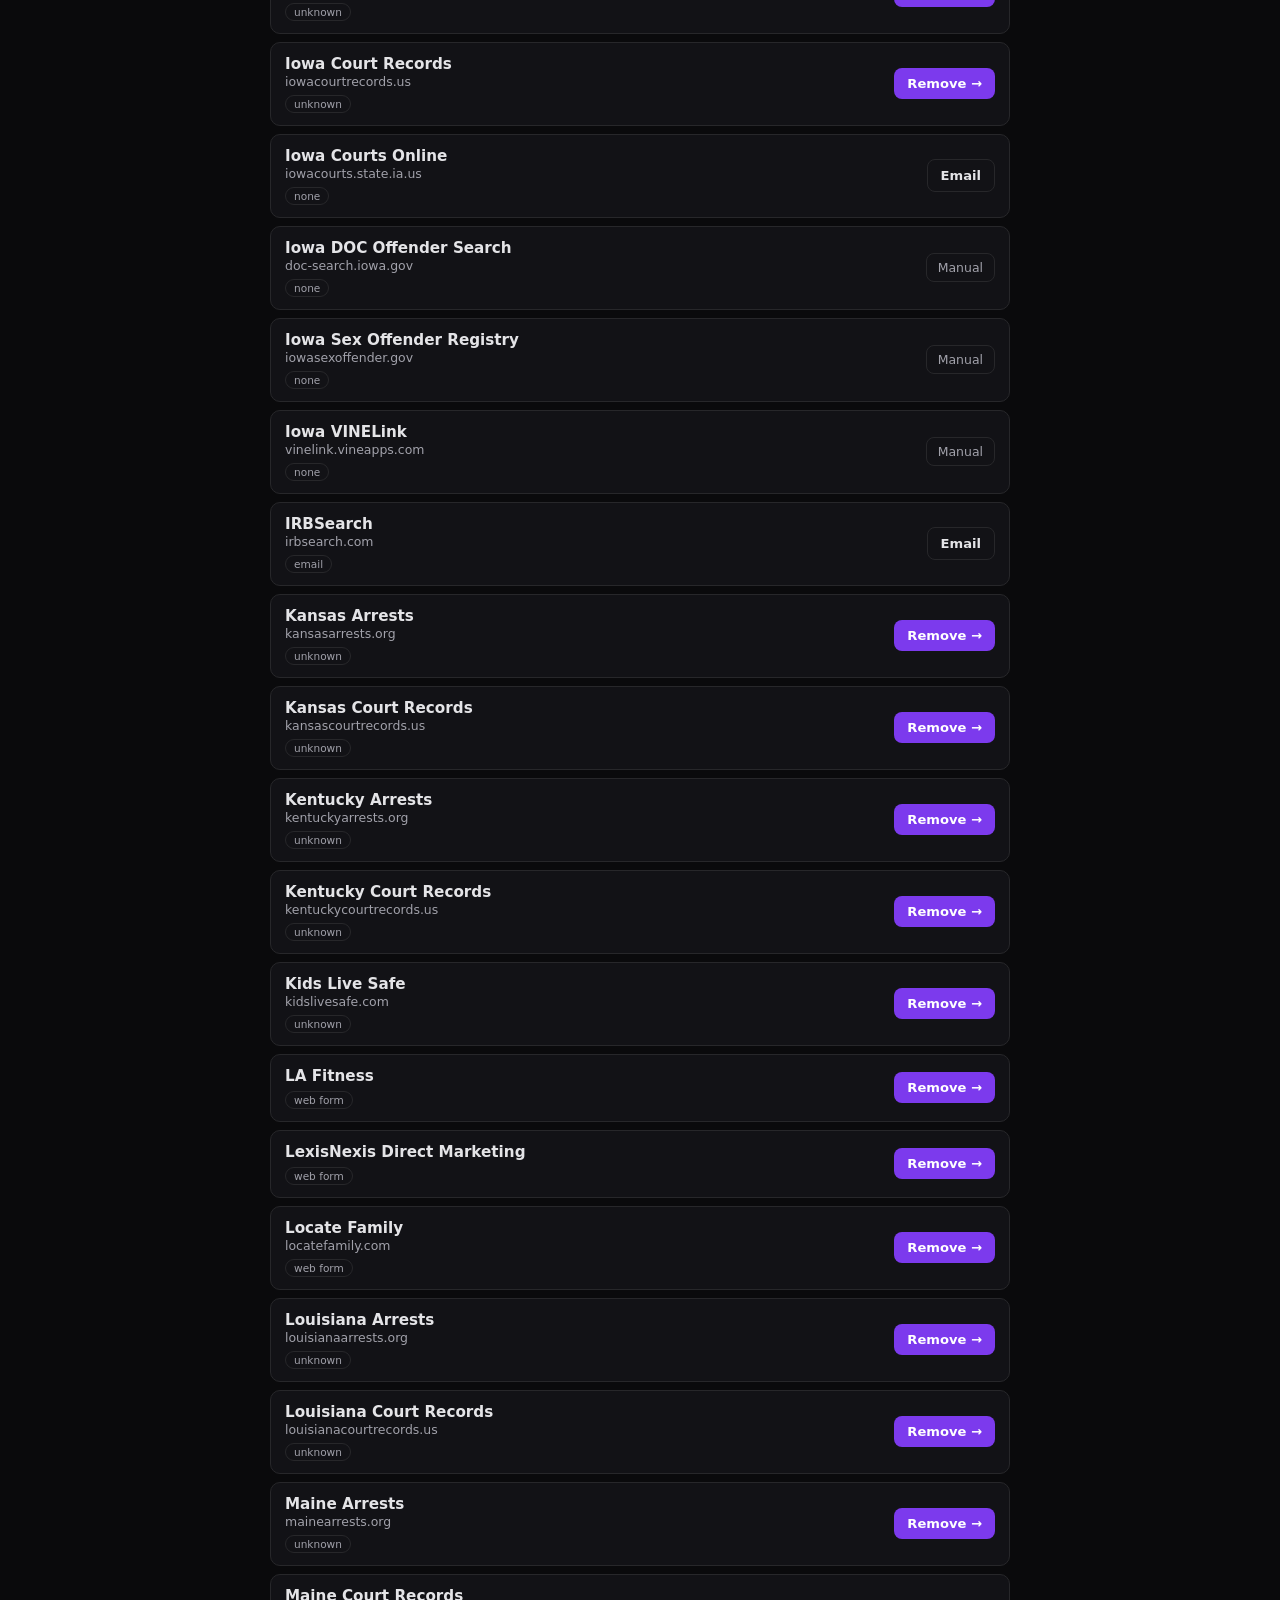
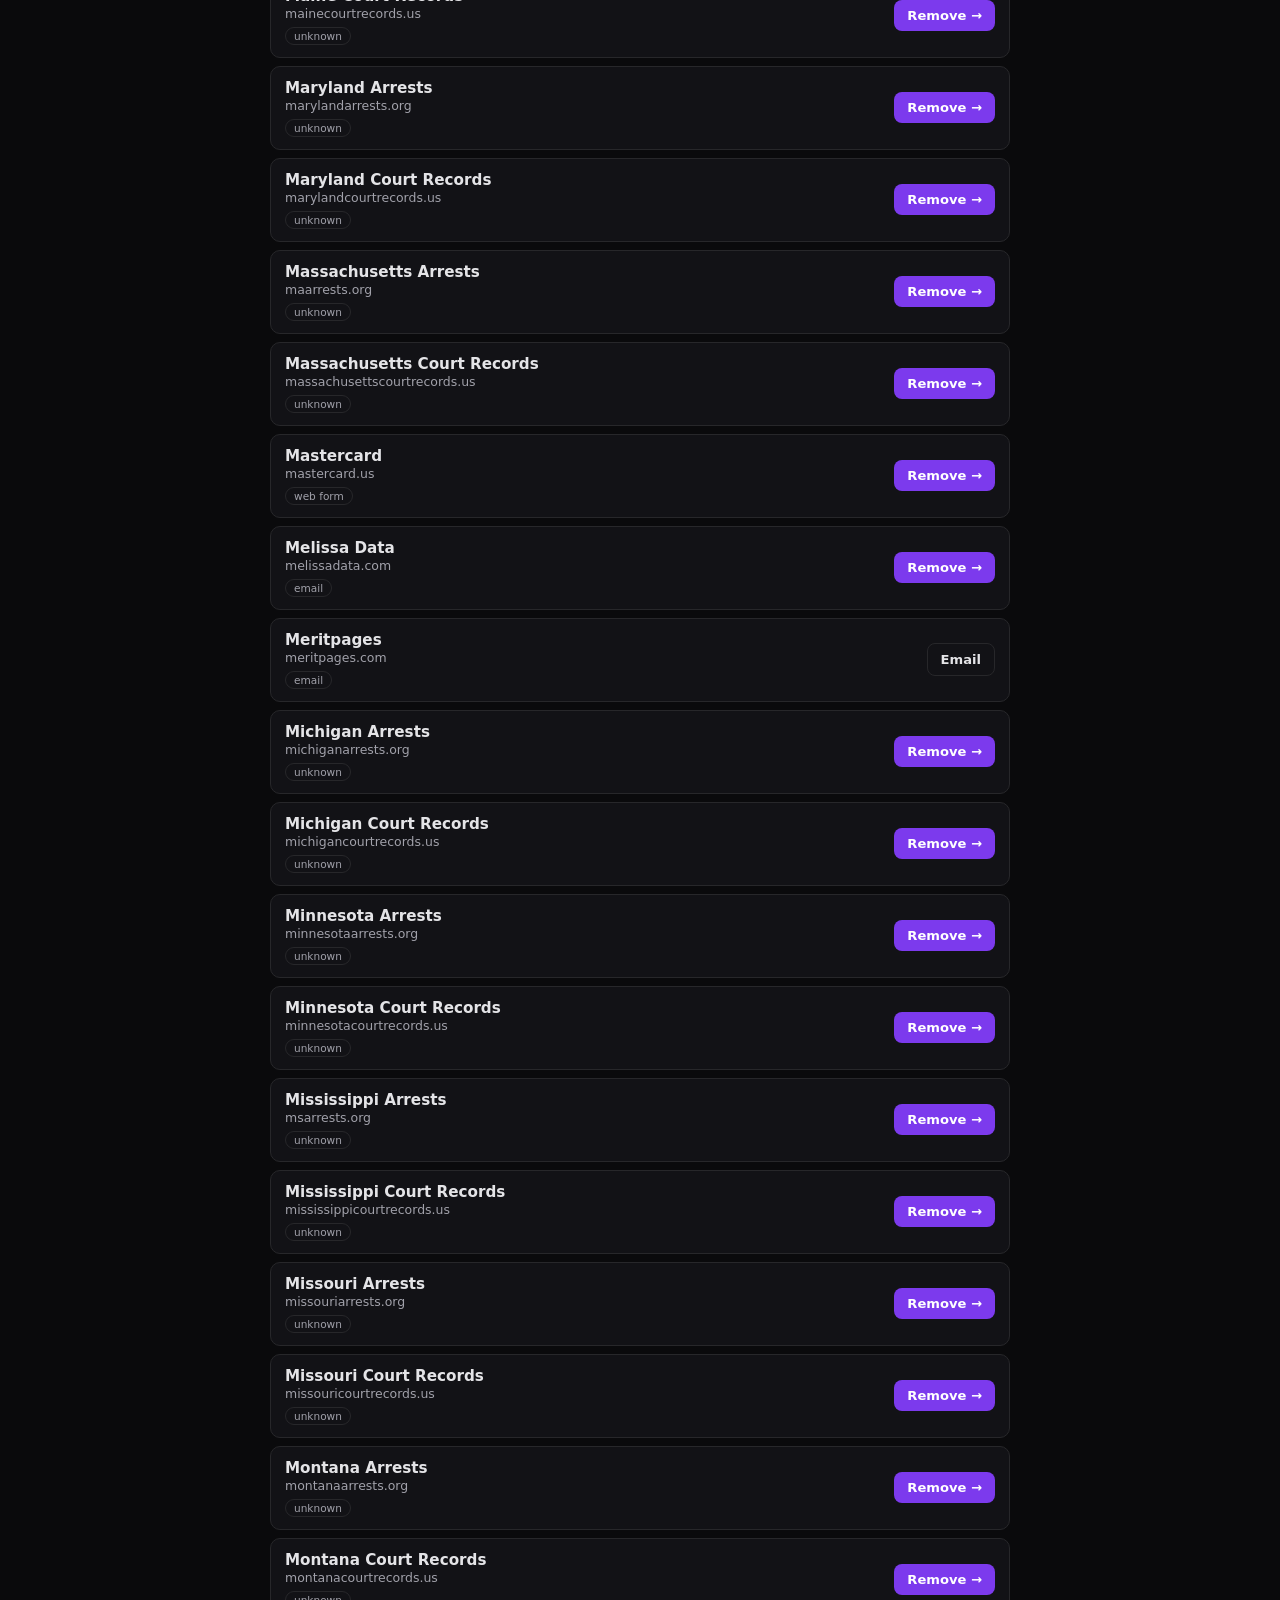
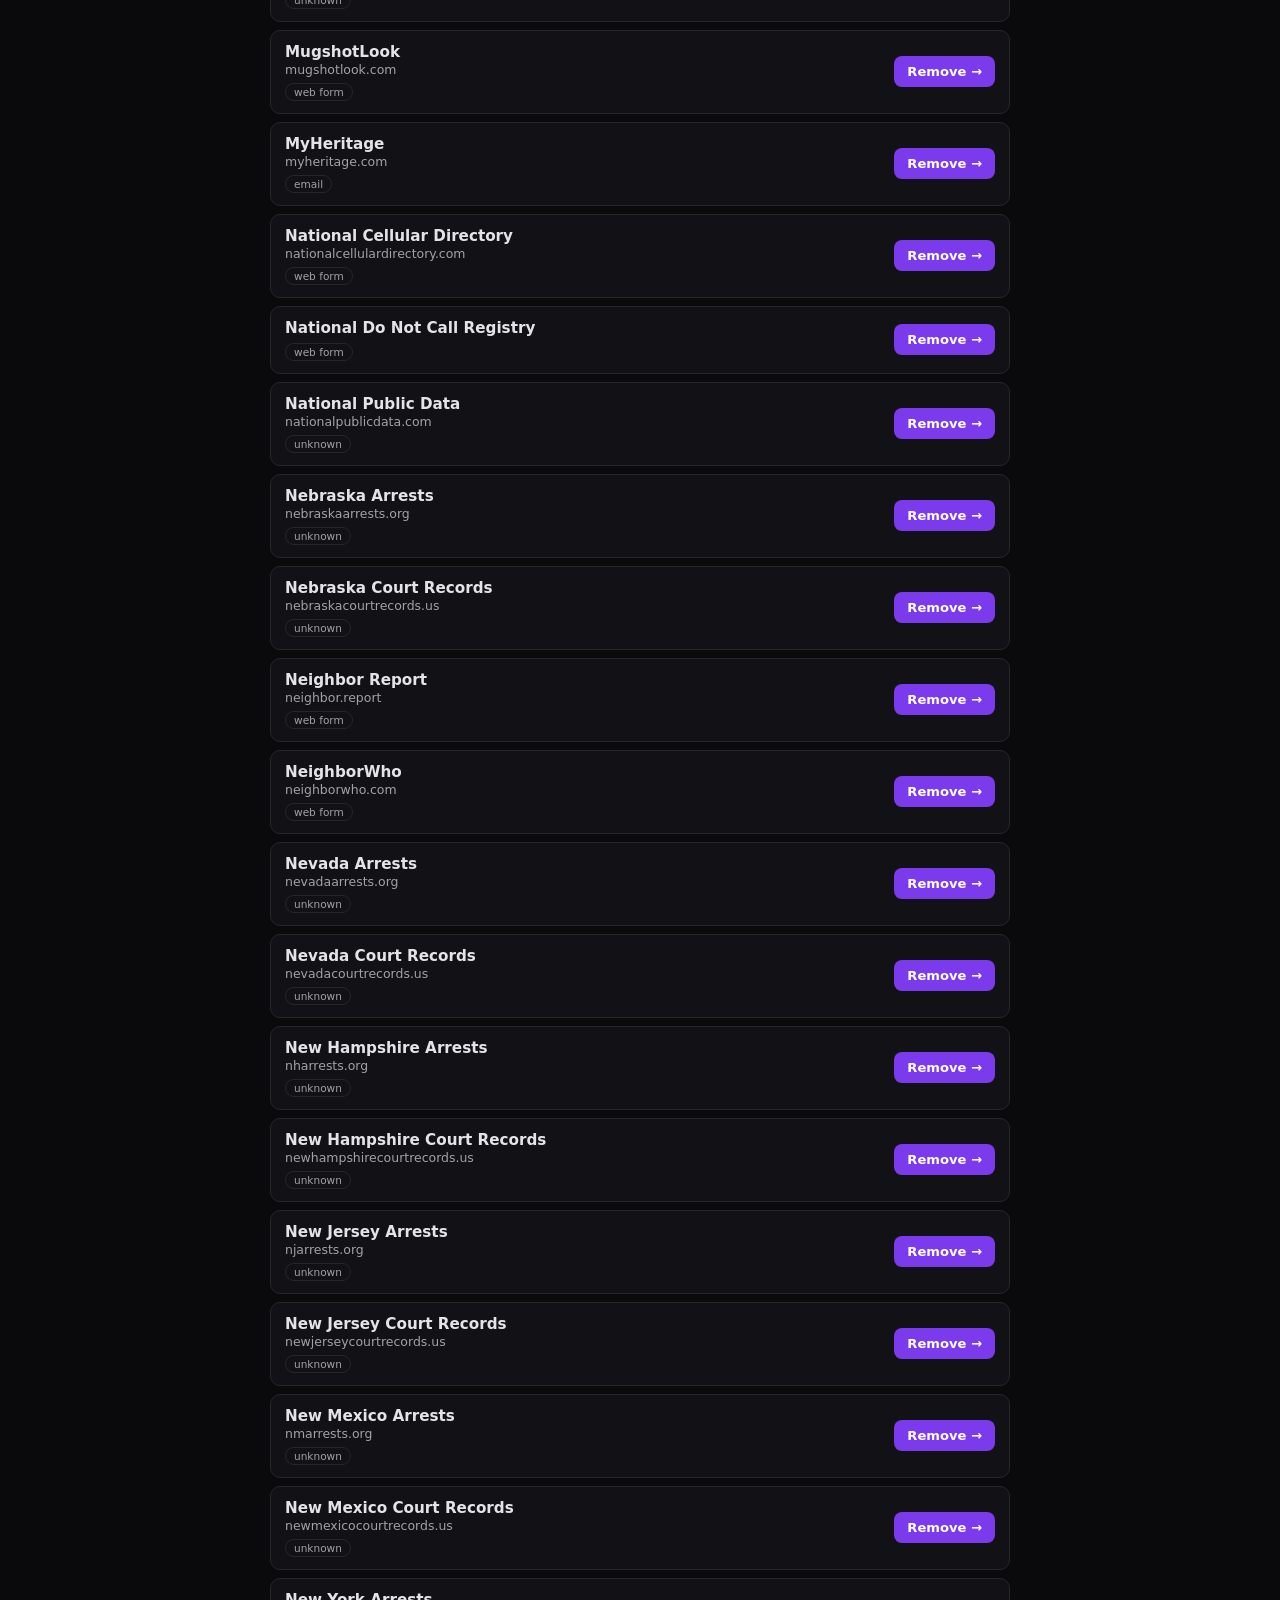
<file: guide.html>
<!DOCTYPE html>
<html lang="en">
<head>
  <meta charset="UTF-8">
  <meta name="viewport" content="width=device-width, initial-scale=1.0">
  <title>Doxhund — Free Data Removal Guide (181 brokers)</title>
  <meta name="description" content="Remove your name, address, and phone number from 181 data brokers and people-search sites. Free DIY guide with direct opt-out links. Nothing stored.">
  <style>
    :root { --bg:#0a0a0c; --card:#121216; --border:#27272a; --fg:#e4e4e7; --muted:#a1a1aa; --accent:#7c3aed; }
    * { box-sizing: border-box; }
    body { margin:0; background:var(--bg); color:var(--fg); font-family:ui-sans-serif,system-ui,-apple-system,"Segoe UI",sans-serif; }
    .wrap { max-width:780px; margin:0 auto; padding:36px 20px 90px; }
    h1 { font-size:1.9rem; margin:0 0 6px; letter-spacing:-.02em; }
    .sub { color:var(--muted); margin:0 0 10px; font-size:1.02rem; line-height:1.5; }
    .stats { color:var(--muted); font-size:.82rem; margin:0 0 20px; }
    input#search { width:100%; padding:13px 15px; background:var(--card); border:1px solid var(--border); border-radius:11px; color:var(--fg); font-size:1rem; margin-bottom:8px; outline:none; }
    input#search:focus { border-color:var(--accent); }
    .section-title { font-size:1.05rem; font-weight:650; margin:30px 0 12px; padding-bottom:8px; border-bottom:1px solid var(--border); }
    .broker { display:flex; align-items:center; justify-content:space-between; gap:12px; padding:12px 14px; background:var(--card); border:1px solid var(--border); border-radius:10px; margin-bottom:8px; }
    .broker .left { min-width:0; }
    .broker .name { font-weight:600; font-size:.95rem; }
    .broker .domain { color:var(--muted); font-size:.78rem; margin-top:1px; }
    .badges { display:flex; gap:6px; margin-top:6px; flex-wrap:wrap; }
    .badge { font-size:.66rem; padding:2px 8px; border-radius:999px; border:1px solid var(--border); color:var(--muted); }
    .badge.pri { color:#fbbf24; border-color:#78350f; background:#451a03; }
    a.btn { flex-shrink:0; text-decoration:none; font-size:.82rem; font-weight:600; padding:8px 13px; border-radius:8px; background:var(--accent); color:#fff; white-space:nowrap; }
    a.btn.alt { background:var(--card); border:1px solid var(--border); color:var(--fg); }
    span.manual { flex-shrink:0; font-size:.78rem; color:var(--muted); border:1px solid var(--border); padding:6px 11px; border-radius:8px; white-space:nowrap; }
    .tip { background:var(--card); border:1px solid var(--border); border-radius:10px; padding:15px 16px; margin-bottom:12px; }
    .tip h3 { margin:0 0 5px; font-size:.92rem; }
    .tip p { margin:0; color:var(--muted); font-size:.88rem; line-height:1.55; }
    .foot { color:var(--muted); font-size:.76rem; margin-top:34px; line-height:1.6; }
    a { color:var(--accent); }
  </style>
</head>
<body>
  <div class="wrap">
    <h1>Free Data Removal Guide</h1>
    <p class="sub">Remove your name, address, and phone number from 181 data brokers and people-search sites — yourself, free, in a few evenings.</p>
    <p class="stats" id="stats">Loading catalog…</p>

    <input id="search" type="text" placeholder="Search brokers (e.g. spokeo, whitepages, acxiom)…" autocomplete="off">

    <div class="section-title">Quick wins (2 minutes each)</div>
    <div class="tip"><h3>🛑 Stop telemarketing — Do Not Call</h3><p>Register your number free at <a href="https://www.donotcall.gov/" target="_blank" rel="noopener noreferrer">donotcall.gov</a>.</p></div>
    <div class="tip"><h3>🧰 The free toolkit</h3><p><a href="freeze.html">Credit Freeze</a> · <a href="request.html">Data Request</a> · <a href="leak.html">Leak Removal</a> · <a href="archive.html">Archive Removal</a></p></div>

    <div id="priority"></div>
    <div id="list"></div>

    <div class="section-title">Before you start</div>
    <div class="tip">
      <h3>1. Use a disposable email alias</h3>
      <p>Brokers harvest the email you submit on opt-out forms to re-target you. Use a throwaway alias, not your real inbox.</p>
    </div>
    <div class="tip">
      <h3>2. Sites demanding photo ID</h3>
      <p>Many forms ask for a "proof of identity" image. A generated face from <a href="https://thispersondoesnotexist.com" target="_blank" rel="noopener noreferrer">thispersondoesnotexist.com</a> usually satisfies the field — they rarely inspect it.</p>
    </div>
    <div class="tip">
      <h3>3. Start with the top 10, wait a week</h3>
      <p>The highest-impact brokers feed many of the smaller ones. Do those first, wait about 7 days, then work the rest.</p>
    </div>

    <p class="foot">
      Compiled from <a href="https://inteltechniques.com/workbook.html" target="_blank" rel="noopener noreferrer">IntelTechniques' free Data Removal Guide</a> and open sources.
      Full 200+ list: <a href="https://inteltechniques.com/data/workbook.pdf" target="_blank" rel="noopener noreferrer">PDF</a>.
      Nothing is stored or tracked. Open source: <a href="https://github.com/howdy-beep/doxhund" target="_blank" rel="noopener noreferrer">github.com/howdy-beep/doxhund</a>.
    </p>
  </div>

  <script>
    // Highest-impact brokers per IntelTechniques' "most bang for your buck" list.
    const TOP10 = ['spokeo','mylife','radaris','whitepages','intelius','beenverified','acxiom','infotracer','lexisnexisaccurint','truepeoplesearch'];

    const stats = document.getElementById('stats');
    const search = document.getElementById('search');
    const priorityEl = document.getElementById('priority');
    const listEl = document.getElementById('list');

    // A mailto: link is only correct when the `contact` field is an address
    // and nothing else. Some rows carry prose ("see their support page"), and
    // some carry several addresses; prose must never become a recipient.
    const EMAIL_RE = /[A-Za-z0-9._%+-]+@[A-Za-z0-9.-]+\.[A-Za-z]{2,}/g;

    function contactEmail(contact) {
      // Collapse stray whitespace around the @ ("support@ example.com") first;
      // it is a data-entry artifact, not prose.
      const raw = String(contact || '').trim().replace(/\s*@\s*/g, '@');
      if (!raw) return '';
      const emails = raw.match(EMAIL_RE) || [];
      if (!emails.length) return '';
      const residue = raw.replace(EMAIL_RE, '').replace(/[,;\/|\s]+/g, '');
      return residue ? '' : emails.join(',');
    }

    function methodLabel(m) {
      return { web_form:'web form', email:'email', fax:'fax', phone:'phone' }[m] || m || 'web form';
    }

    function badge(text, cls) {
      const s = document.createElement('span');
      s.className = 'badge' + (cls ? ' ' + cls : '');
      s.textContent = text;
      return s;
    }

    function brokerRow(b, isPri) {
      const row = document.createElement('div');
      row.className = 'broker';
      row.dataset.name = (b.name || '').toLowerCase();
      row.dataset.domain = (b.domain || '').toLowerCase();

      const left = document.createElement('div');
      left.className = 'left';

      const name = document.createElement('div');
      name.className = 'name';
      name.textContent = b.name || b.id;
      left.appendChild(name);

      if (b.domain) {
        const dom = document.createElement('div');
        dom.className = 'domain';
        dom.textContent = b.domain;
        left.appendChild(dom);
      }

      const badges = document.createElement('div');
      badges.className = 'badges';
      if (isPri) badges.appendChild(badge('⭐ top impact', 'pri'));
      badges.appendChild(badge(methodLabel(b.request_method)));
      if (b.verification === 'email_link') badges.appendChild(badge('email verify'));
      left.appendChild(badges);

      row.appendChild(left);

      if (b.opt_out_url) {
        const a = document.createElement('a');
        a.className = 'btn';
        a.href = b.opt_out_url;
        a.target = '_blank';
        a.rel = 'noopener noreferrer';
        a.textContent = 'Remove →';
        row.appendChild(a);
      } else if (contactEmail(b.contact)) {
        const a = document.createElement('a');
        a.className = 'btn alt';
        a.href = 'mailto:' + contactEmail(b.contact);
        a.textContent = 'Email';
        row.appendChild(a);
      } else {
        const s = document.createElement('span');
        s.className = 'manual';
        s.textContent = b.contact ? ('Manual: ' + b.contact) : 'Manual';
        row.appendChild(s);
      }

      return row;
    }

    function renderSection(container, title, items, isPri) {
      container.replaceChildren();
      if (!items.length) return;
      if (title) {
        const h = document.createElement('div');
        h.className = 'section-title';
        h.textContent = title;
        container.appendChild(h);
      }
      for (const b of items) container.appendChild(brokerRow(b, isPri));
    }

    async function init() {
      const res = await fetch('catalog/brokers.json');
      const data = await res.json();
      // Inactive rows are delisted on purpose (dead site, withdrawn opt-out).
      // Showing them as actionable sends people to a link that cannot work.
      const brokers = (data.brokers || []).filter(b => b.active !== false);

      const pri = [], actionable = [], longtail = [];
      for (const b of brokers) {
        if (TOP10.includes(b.id)) pri.push(b);
        else if (b.tier === 'long_tail' && !b.opt_out_url) longtail.push(b);
        else actionable.push(b);
      }
      actionable.sort((a, b) => (a.name || '').localeCompare(b.name || ''));
      longtail.sort((a, b) => (a.name || '').localeCompare(b.name || ''));

      const withUrl = brokers.filter(b => b.opt_out_url).length;
      stats.textContent = `${brokers.length} brokers tracked · ${withUrl} with direct opt-out links · free · nothing stored`;

      renderSection(priorityEl, 'Start here — highest impact', pri, true);
      renderSection(listEl, 'Full list (A–Z)', actionable, false);

      const details = document.createElement('details');
      details.style.marginTop = '24px';
      const summary = document.createElement('summary');
      summary.style.cssText = 'cursor:pointer;color:var(--muted);font-size:.9rem';
      summary.textContent = `Also tracked — ${longtail.length} long-tail sites with no direct opt-out link`;
      const lt = document.createElement('div');
      lt.style.marginTop = '12px';
      renderSection(lt, '', longtail, false);
      details.appendChild(summary);
      details.appendChild(lt);
      listEl.after(details);
    }

    search.addEventListener('input', () => {
      const q = search.value.trim().toLowerCase();
      document.querySelectorAll('.broker').forEach(row => {
        const hit = row.dataset.name.includes(q) || row.dataset.domain.includes(q);
        row.style.display = hit ? '' : 'none';
      });
    });

    init();
  </script>
</body>
</html>
</file>
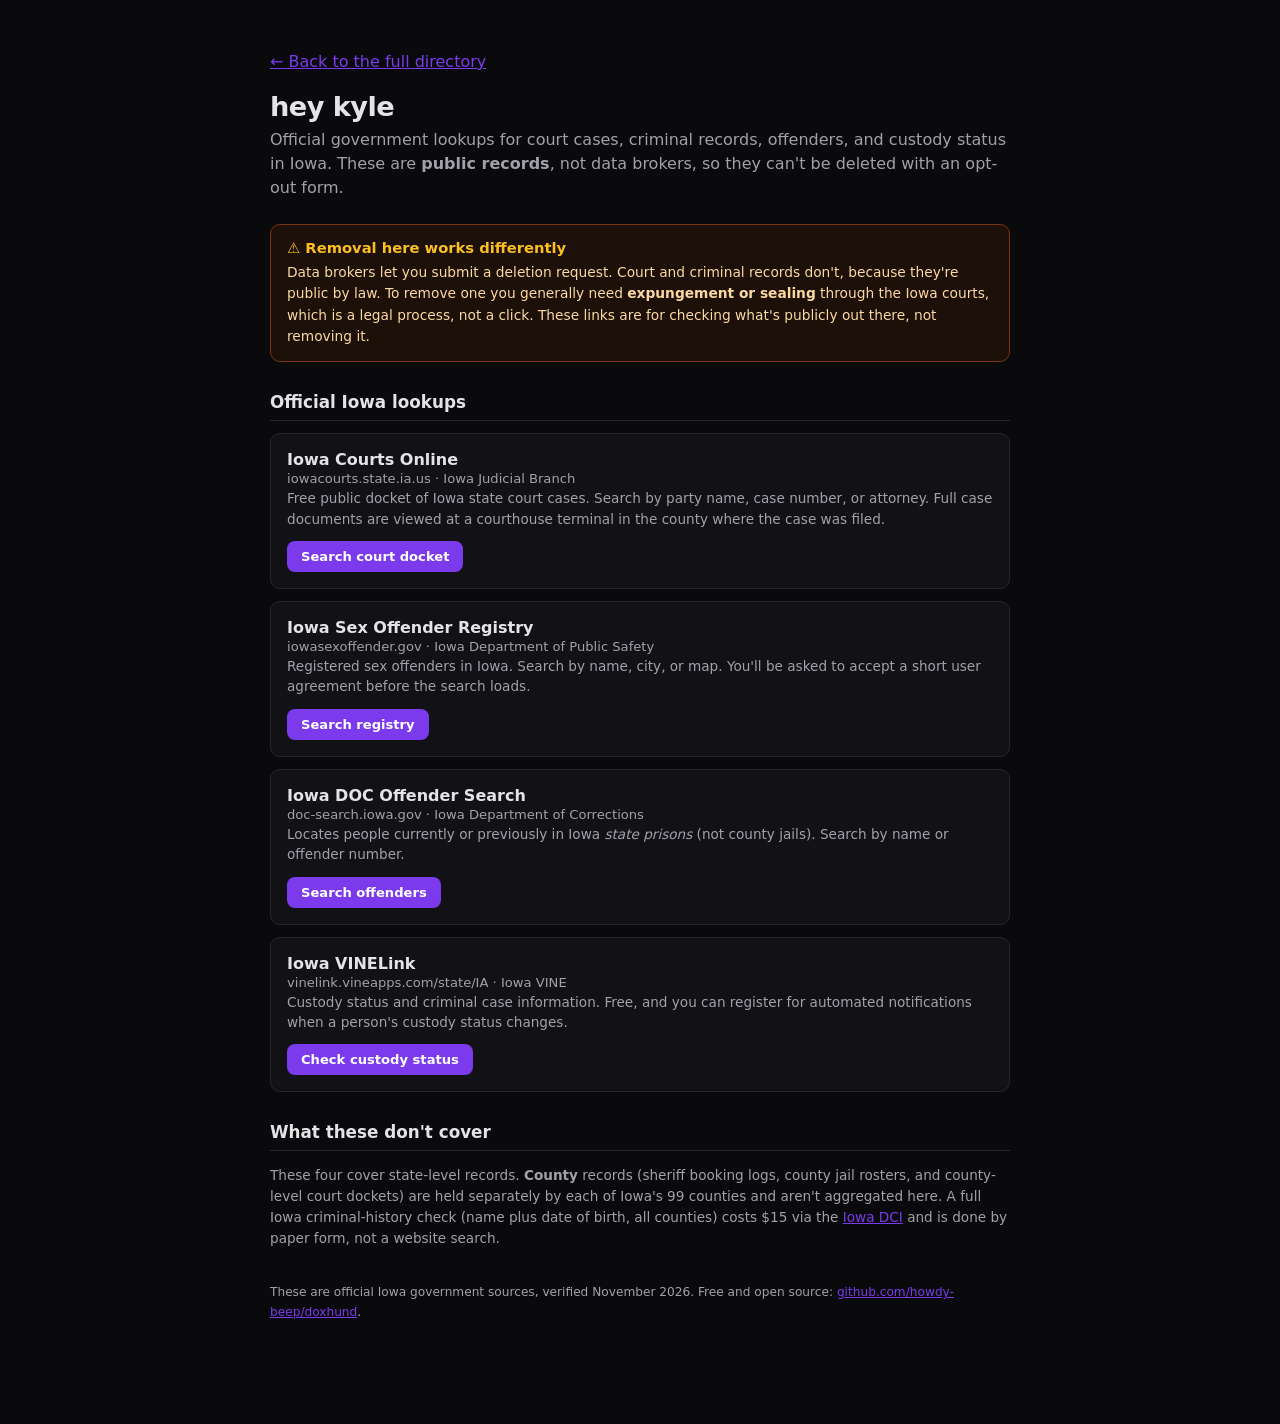
<file: iowa.html>
<!DOCTYPE html>
<html lang="en">
<head>
<meta charset="UTF-8">
<meta name="viewport" content="width=device-width, initial-scale=1.0">
<meta name="robots" content="noindex, nofollow">
<title>Doxhund — Iowa Public Records</title>
<meta name="description" content="Official Iowa public records lookups: court docket, sex offender registry, DOC offender search, and VINE custody status. Free, nothing stored.">
<style>
:root{--bg:#0a0a0c;--card:#121216;--border:#27272a;--fg:#e4e4e7;--muted:#a1a1aa;--accent:#7c3aed}
*{box-sizing:border-box}
body{margin:0;background:var(--bg);color:var(--fg);font-family:ui-sans-serif,system-ui,-apple-system,"Segoe UI",sans-serif}
.wrap{max-width:780px;margin:0 auto;padding:36px 20px 90px}
h1{font-size:1.7rem;margin:0 0 6px;letter-spacing:-.02em}
.sub{color:var(--muted);margin:0 0 24px;line-height:1.5}
.back{margin-bottom:20px}
.section-title{font-size:1.05rem;font-weight:650;margin:30px 0 12px;padding-bottom:8px;border-bottom:1px solid var(--border)}
.card{background:var(--card);border:1px solid var(--border);border-radius:10px;padding:16px;margin-bottom:12px}
.card .n{font-weight:600;margin-bottom:2px}
.card .d{color:var(--muted);font-size:.82rem;margin-bottom:2px}
.card .w{color:var(--muted);font-size:.85rem;line-height:1.5;margin-bottom:12px}
.card .l{display:flex;flex-wrap:wrap;gap:8px}
a.btn{text-decoration:none;font-size:.82rem;font-weight:600;padding:8px 14px;border-radius:8px;background:var(--accent);color:#fff}
a.btn.alt{background:var(--card);border:1px solid var(--border);color:var(--fg)}
.notice{background:#1c1008;border:1px solid #78350f;border-radius:10px;padding:14px 16px;margin:20px 0}
.notice h3{margin:0 0 6px;font-size:.92rem;color:#fbbf24}
.notice p{margin:0;color:#fcd9a3;font-size:.86rem;line-height:1.55}
.note{color:var(--muted);font-size:.85rem;line-height:1.55}
.foot{color:var(--muted);font-size:.76rem;margin-top:34px;line-height:1.6}
a{color:var(--accent)}
</style>
</head>
<body>
<div class="wrap">
  <p class="back"><a href="browse.html">← Back to the full directory</a></p>
  <h1>hey kyle</h1>
  <p class="sub">Official government lookups for court cases, criminal records, offenders, and custody status in Iowa. These are <strong>public records</strong>, not data brokers, so they can't be deleted with an opt-out form.</p>

  <div class="notice">
    <h3>⚠️ Removal here works differently</h3>
    <p>Data brokers let you submit a deletion request. Court and criminal records don't, because they're public by law. To remove one you generally need <strong>expungement or sealing</strong> through the Iowa courts, which is a legal process, not a click. These links are for checking what's publicly out there, not removing it.</p>
  </div>

  <div class="section-title">Official Iowa lookups</div>

  <div class="card">
    <div class="n">Iowa Courts Online</div>
    <div class="d">iowacourts.state.ia.us · Iowa Judicial Branch</div>
    <div class="w">Free public docket of Iowa state court cases. Search by party name, case number, or attorney. Full case documents are viewed at a courthouse terminal in the county where the case was filed.</div>
    <div class="l"><a class="btn" href="https://www.iowacourts.state.ia.us/" target="_blank" rel="noopener noreferrer">Search court docket</a></div>
  </div>

  <div class="card">
    <div class="n">Iowa Sex Offender Registry</div>
    <div class="d">iowasexoffender.gov · Iowa Department of Public Safety</div>
    <div class="w">Registered sex offenders in Iowa. Search by name, city, or map. You'll be asked to accept a short user agreement before the search loads.</div>
    <div class="l"><a class="btn" href="https://www.iowasexoffender.gov/search/basicsearch" target="_blank" rel="noopener noreferrer">Search registry</a></div>
  </div>

  <div class="card">
    <div class="n">Iowa DOC Offender Search</div>
    <div class="d">doc-search.iowa.gov · Iowa Department of Corrections</div>
    <div class="w">Locates people currently or previously in Iowa <em>state prisons</em> (not county jails). Search by name or offender number.</div>
    <div class="l"><a class="btn" href="https://doc-search.iowa.gov/Offender/Search" target="_blank" rel="noopener noreferrer">Search offenders</a></div>
  </div>

  <div class="card">
    <div class="n">Iowa VINELink</div>
    <div class="d">vinelink.vineapps.com/state/IA · Iowa VINE</div>
    <div class="w">Custody status and criminal case information. Free, and you can register for automated notifications when a person's custody status changes.</div>
    <div class="l"><a class="btn" href="https://vinelink.vineapps.com/state/IA" target="_blank" rel="noopener noreferrer">Check custody status</a></div>
  </div>

  <div class="section-title">What these don't cover</div>
  <p class="note">These four cover state-level records. <strong>County</strong> records (sheriff booking logs, county jail rosters, and county-level court dockets) are held separately by each of Iowa's 99 counties and aren't aggregated here. A full Iowa criminal-history check (name plus date of birth, all counties) costs $15 via the <a href="https://dps.iowa.gov/divisions-iowa-department-public-safety/iowa-division-criminal-investigation/criminal-history-record-check-information" target="_blank" rel="noopener noreferrer">Iowa DCI</a> and is done by paper form, not a website search.</p>

  <p class="foot">These are official Iowa government sources, verified November 2026. Free and open source: <a href="https://github.com/howdy-beep/doxhund" target="_blank" rel="noopener noreferrer">github.com/howdy-beep/doxhund</a>.</p>
</div>
</body>
</html>
</file>
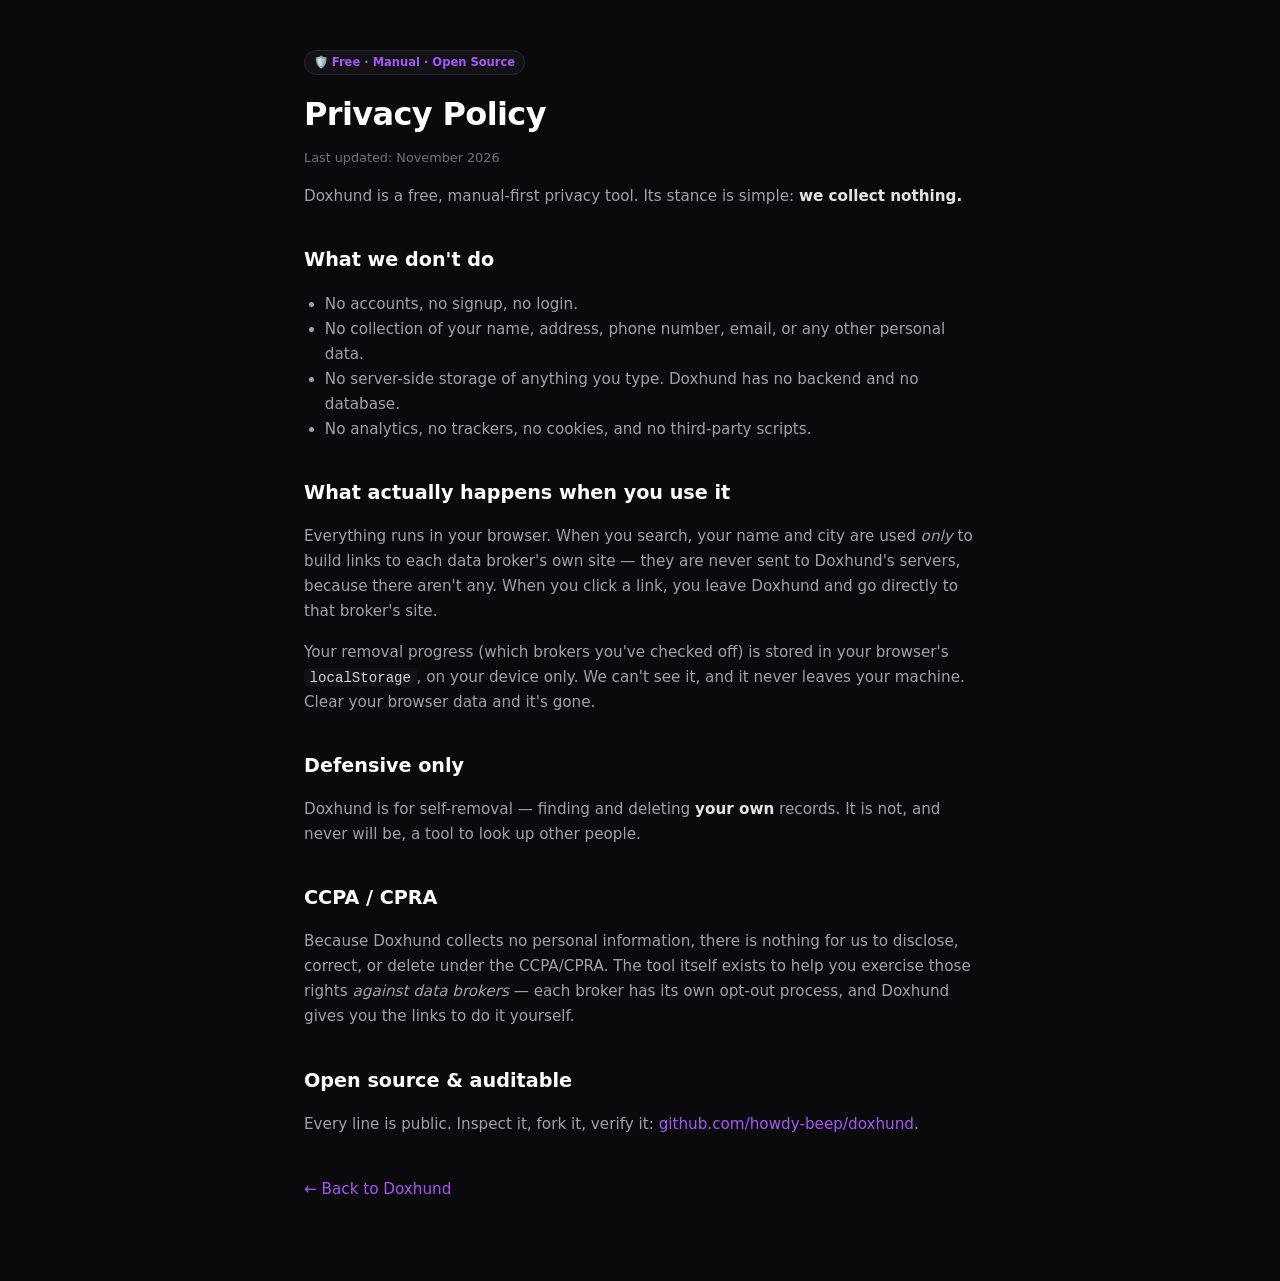
<file: privacy.html>
<!DOCTYPE html>
<html lang="en">
<head>
  <meta charset="UTF-8">
  <meta name="viewport" content="width=device-width, initial-scale=1.0">
  <title>Privacy Policy — Doxhund</title>
  <meta name="description" content="Doxhund collects nothing: no accounts, no signup, no tracking. Read the full policy.">
  <style>
    body { background:#0a0a0c; color:#e4e4e7; font-family: system-ui, -apple-system, "Segoe UI", sans-serif; margin:0; line-height:1.65; -webkit-font-smoothing:antialiased; }
    .wrap { max-width: 42rem; margin:0 auto; padding: 3rem 1.5rem 4rem; }
    h1 { font-size:2rem; margin:0 0 .4rem; color:#fff; letter-spacing:-0.02em; }
    h2 { font-size:1.2rem; margin:2.2rem 0 .5rem; color:#fff; }
    p, li { color:#a1a1aa; font-size:.95rem; }
    ul { padding-left:1.3rem; }
    a { color:#a855f7; text-decoration:none; }
    a:hover { text-decoration:underline; }
    .updated { color:#71717a; font-size:.8rem; margin-top:.2rem; }
    .pill { display:inline-block; background:#121216; border:1px solid #27272a; color:#a855f7; font-size:.72rem; font-weight:600; padding:.15rem .55rem; border-radius:999px; margin-bottom:.8rem; }
    code { background:#121216; padding:.1rem .35rem; border-radius:.25rem; color:#d4d4d8; font-size:.88rem; }
    strong { color:#e4e4e7; }
  </style>
</head>
<body>
  <div class="wrap">
    <span class="pill">🛡️ Free · Manual · Open Source</span>
    <h1>Privacy Policy</h1>
    <p class="updated">Last updated: November 2026</p>

    <p>Doxhund is a free, manual-first privacy tool. Its stance is simple: <strong>we collect nothing.</strong></p>

    <h2>What we don't do</h2>
    <ul>
      <li>No accounts, no signup, no login.</li>
      <li>No collection of your name, address, phone number, email, or any other personal data.</li>
      <li>No server-side storage of anything you type. Doxhund has no backend and no database.</li>
      <li>No analytics, no trackers, no cookies, and no third-party scripts.</li>
    </ul>

    <h2>What actually happens when you use it</h2>
    <p>Everything runs in your browser. When you search, your name and city are used <em>only</em> to build links to each data broker's own site — they are never sent to Doxhund's servers, because there aren't any. When you click a link, you leave Doxhund and go directly to that broker's site.</p>
    <p>Your removal progress (which brokers you've checked off) is stored in your browser's <code>localStorage</code>, on your device only. We can't see it, and it never leaves your machine. Clear your browser data and it's gone.</p>

    <h2>Defensive only</h2>
    <p>Doxhund is for self-removal — finding and deleting <strong>your own</strong> records. It is not, and never will be, a tool to look up other people.</p>

    <h2 id="ccpa">CCPA / CPRA</h2>
    <p>Because Doxhund collects no personal information, there is nothing for us to disclose, correct, or delete under the CCPA/CPRA. The tool itself exists to help you exercise those rights <em>against data brokers</em> — each broker has its own opt-out process, and Doxhund gives you the links to do it yourself.</p>

    <h2>Open source &amp; auditable</h2>
    <p>Every line is public. Inspect it, fork it, verify it: <a href="https://github.com/howdy-beep/doxhund">github.com/howdy-beep/doxhund</a>.</p>

    <p style="margin-top:2.5rem"><a href="index.html">← Back to Doxhund</a></p>
  </div>
</body>
</html>
</file>
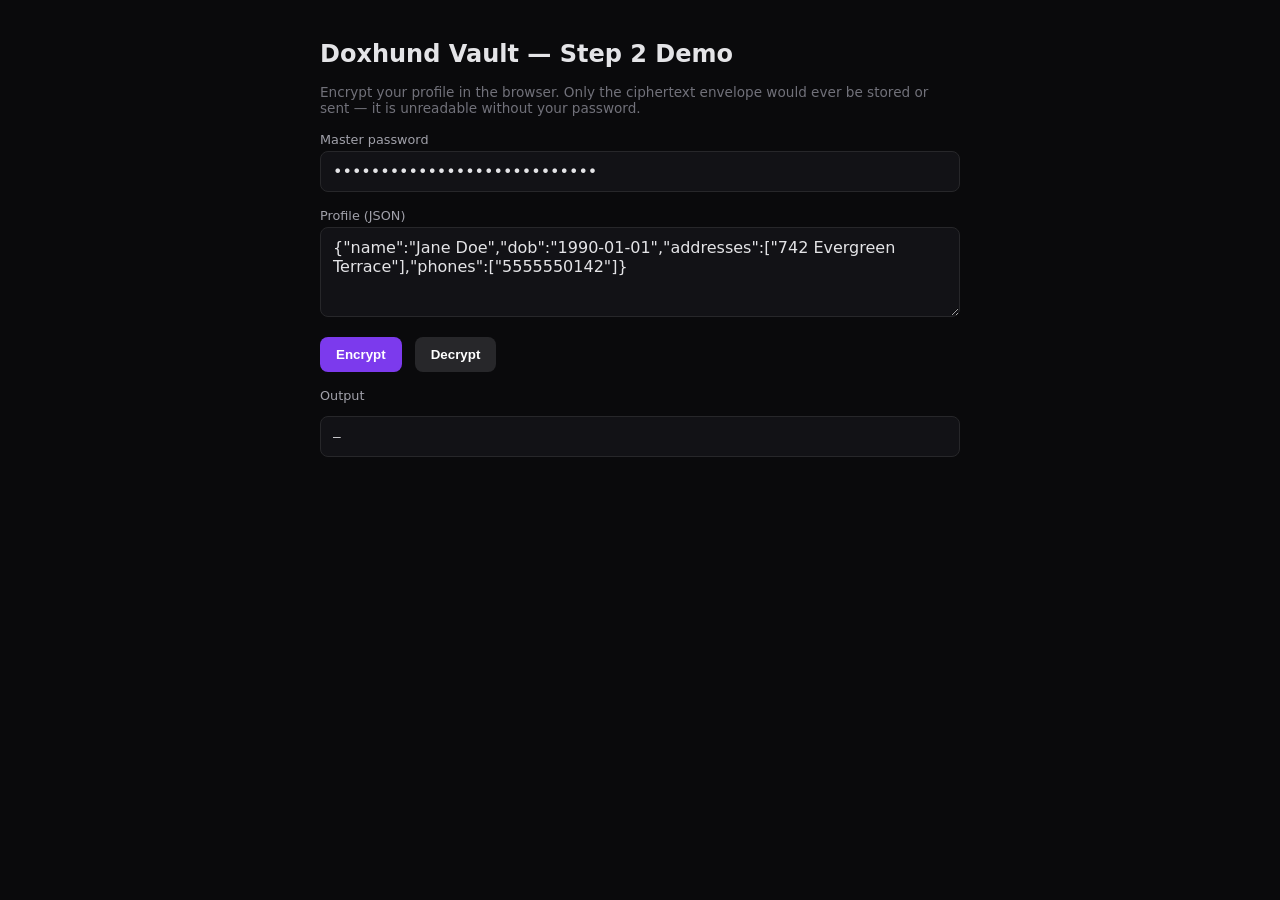
<file: web/vault.html>
<!DOCTYPE html>
<html lang="en">
<head>
  <meta charset="UTF-8">
  <meta name="viewport" content="width=device-width, initial-scale=1.0">
  <title>Doxhund Vault — Step 2 Demo</title>
  <script src="js/vault.js"></script>
  <style>
    body { font-family: ui-sans-serif, system-ui, -apple-system, sans-serif; background: #0a0a0c; color: #e4e4e7; max-width: 640px; margin: 40px auto; padding: 0 20px; }
    h1 { font-size: 1.5rem; }
    label { display: block; margin: 16px 0 4px; font-size: .8rem; color: #a1a1aa; }
    input, textarea { width: 100%; box-sizing: border-box; background: #121216; border: 1px solid #27272a; color: #e4e4e7; border-radius: 8px; padding: 10px 12px; font: inherit; }
    textarea { min-height: 90px; resize: vertical; }
    button { margin: 16px 8px 0 0; background: #7c3aed; color: #fff; border: 0; border-radius: 8px; padding: 10px 16px; font-weight: 600; cursor: pointer; }
    button.secondary { background: #27272a; }
    pre { background: #121216; border: 1px solid #27272a; border-radius: 8px; padding: 12px; overflow-x: auto; font-size: .8rem; white-space: pre-wrap; word-break: break-all; }
    #status { margin-top: 10px; font-size: .9rem; }
    .ok { color: #4ade80; }
    .bad { color: #f87171; }
    .muted { color: #71717a; font-size: .85rem; }
  </style>
</head>
<body>
  <h1>Doxhund Vault — Step 2 Demo</h1>
  <p class="muted">Encrypt your profile in the browser. Only the ciphertext envelope would ever be stored or sent — it is unreadable without your password.</p>

  <label for="pw">Master password</label>
  <input id="pw" type="password" value="correct horse battery staple">

  <label for="profile">Profile (JSON)</label>
  <textarea id="profile">{"name":"Jane Doe","dob":"1990-01-01","addresses":["742 Evergreen Terrace"],"phones":["5555550142"]}</textarea>

  <button id="enc">Encrypt</button>
  <button id="dec" class="secondary">Decrypt</button>

  <label>Output</label>
  <pre id="out">—</pre>
  <div id="status"></div>

  <script>
    let envelope = null;
    const out = document.getElementById("out");
    const status = document.getElementById("status");

    // All dynamic content is written with textContent (never innerHTML),
    // so user-supplied profile data can never be interpreted as markup.

    document.getElementById("enc").addEventListener("click", async () => {
      const pw = document.getElementById("pw").value;
      const profile = document.getElementById("profile").value;
      try {
        envelope = await DoxVault.encrypt(profile, pw);
        out.textContent = "Ciphertext envelope (safe to store / send):\n\n" + JSON.stringify(envelope, null, 2);
        status.textContent = "✔ Encrypted. Plaintext is not present in the output.";
        status.className = "ok";
      } catch (e) {
        envelope = null;
        out.textContent = "—";
        status.textContent = "✘ " + e.message;
        status.className = "bad";
      }
    });

    document.getElementById("dec").addEventListener("click", async () => {
      if (!envelope) { out.textContent = "Encrypt first."; status.textContent = ""; return; }
      const pw = document.getElementById("pw").value;
      try {
        const recovered = await DoxVault.decrypt(envelope, pw);
        const matches = recovered === document.getElementById("profile").value;
        out.textContent = "Recovered plaintext:\n" + recovered;
        status.textContent = matches
          ? "✔ Round-trip verified — matches original."
          : "✘ Mismatch!";
        status.className = matches ? "ok" : "bad";
      } catch (e) {
        out.textContent = "—";
        status.textContent = "✘ Decrypt failed (wrong password or tampered): " + e.name;
        status.className = "bad";
      }
    });
  </script>
</body>
</html>
</file>
<file: styles.css>
*,:after,:before{--tw-border-spacing-x:0;--tw-border-spacing-y:0;--tw-translate-x:0;--tw-translate-y:0;--tw-rotate:0;--tw-skew-x:0;--tw-skew-y:0;--tw-scale-x:1;--tw-scale-y:1;--tw-pan-x: ;--tw-pan-y: ;--tw-pinch-zoom: ;--tw-scroll-snap-strictness:proximity;--tw-gradient-from-position: ;--tw-gradient-via-position: ;--tw-gradient-to-position: ;--tw-ordinal: ;--tw-slashed-zero: ;--tw-numeric-figure: ;--tw-numeric-spacing: ;--tw-numeric-fraction: ;--tw-ring-inset: ;--tw-ring-offset-width:0px;--tw-ring-offset-color:#fff;--tw-ring-color:rgba(59,130,246,.5);--tw-ring-offset-shadow:0 0 #0000;--tw-ring-shadow:0 0 #0000;--tw-shadow:0 0 #0000;--tw-shadow-colored:0 0 #0000;--tw-blur: ;--tw-brightness: ;--tw-contrast: ;--tw-grayscale: ;--tw-hue-rotate: ;--tw-invert: ;--tw-saturate: ;--tw-sepia: ;--tw-drop-shadow: ;--tw-backdrop-blur: ;--tw-backdrop-brightness: ;--tw-backdrop-contrast: ;--tw-backdrop-grayscale: ;--tw-backdrop-hue-rotate: ;--tw-backdrop-invert: ;--tw-backdrop-opacity: ;--tw-backdrop-saturate: ;--tw-backdrop-sepia: ;--tw-contain-size: ;--tw-contain-layout: ;--tw-contain-paint: ;--tw-contain-style: }::backdrop{--tw-border-spacing-x:0;--tw-border-spacing-y:0;--tw-translate-x:0;--tw-translate-y:0;--tw-rotate:0;--tw-skew-x:0;--tw-skew-y:0;--tw-scale-x:1;--tw-scale-y:1;--tw-pan-x: ;--tw-pan-y: ;--tw-pinch-zoom: ;--tw-scroll-snap-strictness:proximity;--tw-gradient-from-position: ;--tw-gradient-via-position: ;--tw-gradient-to-position: ;--tw-ordinal: ;--tw-slashed-zero: ;--tw-numeric-figure: ;--tw-numeric-spacing: ;--tw-numeric-fraction: ;--tw-ring-inset: ;--tw-ring-offset-width:0px;--tw-ring-offset-color:#fff;--tw-ring-color:rgba(59,130,246,.5);--tw-ring-offset-shadow:0 0 #0000;--tw-ring-shadow:0 0 #0000;--tw-shadow:0 0 #0000;--tw-shadow-colored:0 0 #0000;--tw-blur: ;--tw-brightness: ;--tw-contrast: ;--tw-grayscale: ;--tw-hue-rotate: ;--tw-invert: ;--tw-saturate: ;--tw-sepia: ;--tw-drop-shadow: ;--tw-backdrop-blur: ;--tw-backdrop-brightness: ;--tw-backdrop-contrast: ;--tw-backdrop-grayscale: ;--tw-backdrop-hue-rotate: ;--tw-backdrop-invert: ;--tw-backdrop-opacity: ;--tw-backdrop-saturate: ;--tw-backdrop-sepia: ;--tw-contain-size: ;--tw-contain-layout: ;--tw-contain-paint: ;--tw-contain-style: }/*! tailwindcss v3.4.19 | MIT License | https://tailwindcss.com*/*,:after,:before{box-sizing:border-box;border:0 solid #e5e7eb}:after,:before{--tw-content:""}:host,html{line-height:1.5;-webkit-text-size-adjust:100%;-moz-tab-size:4;-o-tab-size:4;tab-size:4;font-family:ui-sans-serif,system-ui,sans-serif,Apple Color Emoji,Segoe UI Emoji,Segoe UI Symbol,Noto Color Emoji;font-feature-settings:normal;font-variation-settings:normal;-webkit-tap-highlight-color:transparent}body{margin:0;line-height:inherit}hr{height:0;color:inherit;border-top-width:1px}abbr:where([title]){-webkit-text-decoration:underline dotted;text-decoration:underline dotted}h1,h2,h3,h4,h5,h6{font-size:inherit;font-weight:inherit}a{color:inherit;text-decoration:inherit}b,strong{font-weight:bolder}code,kbd,pre,samp{font-family:ui-monospace,SFMono-Regular,Menlo,Monaco,Consolas,Liberation Mono,Courier New,monospace;font-feature-settings:normal;font-variation-settings:normal;font-size:1em}small{font-size:80%}sub,sup{font-size:75%;line-height:0;position:relative;vertical-align:baseline}sub{bottom:-.25em}sup{top:-.5em}table{text-indent:0;border-color:inherit;border-collapse:collapse}button,input,optgroup,select,textarea{font-family:inherit;font-feature-settings:inherit;font-variation-settings:inherit;font-size:100%;font-weight:inherit;line-height:inherit;letter-spacing:inherit;color:inherit;margin:0;padding:0}button,select{text-transform:none}button,input:where([type=button]),input:where([type=reset]),input:where([type=submit]){-webkit-appearance:button;background-color:transparent;background-image:none}:-moz-focusring{outline:auto}:-moz-ui-invalid{box-shadow:none}progress{vertical-align:baseline}::-webkit-inner-spin-button,::-webkit-outer-spin-button{height:auto}[type=search]{-webkit-appearance:textfield;outline-offset:-2px}::-webkit-search-decoration{-webkit-appearance:none}::-webkit-file-upload-button{-webkit-appearance:button;font:inherit}summary{display:list-item}blockquote,dd,dl,figure,h1,h2,h3,h4,h5,h6,hr,p,pre{margin:0}fieldset{margin:0}fieldset,legend{padding:0}menu,ol,ul{list-style:none;margin:0;padding:0}dialog{padding:0}textarea{resize:vertical}input::-moz-placeholder,textarea::-moz-placeholder{opacity:1;color:#9ca3af}input::placeholder,textarea::placeholder{opacity:1;color:#9ca3af}[role=button],button{cursor:pointer}:disabled{cursor:default}audio,canvas,embed,iframe,img,object,svg,video{display:block;vertical-align:middle}img,video{max-width:100%;height:auto}[hidden]:where(:not([hidden=until-found])){display:none}.container{width:100%}@media (min-width:640px){.container{max-width:640px}}@media (min-width:768px){.container{max-width:768px}}@media (min-width:1024px){.container{max-width:1024px}}@media (min-width:1280px){.container{max-width:1280px}}@media (min-width:1536px){.container{max-width:1536px}}.pointer-events-none{pointer-events:none}.\!visible{visibility:visible!important}.visible{visibility:visible}.static{position:static}.absolute{position:absolute}.relative{position:relative}.sticky{position:sticky}.left-0{left:0}.right-0{right:0}.top-0{top:0}.top-20{top:5rem}.z-40{z-index:40}.z-50{z-index:50}.mx-auto{margin-left:auto;margin-right:auto}.mb-1\.5{margin-bottom:.375rem}.mb-10{margin-bottom:2.5rem}.mb-12{margin-bottom:3rem}.mb-2{margin-bottom:.5rem}.mb-3{margin-bottom:.75rem}.mb-8{margin-bottom:2rem}.ml-auto{margin-left:auto}.mt-0\.5{margin-top:.125rem}.mt-1{margin-top:.25rem}.mt-1\.5{margin-top:.375rem}.mt-2{margin-top:.5rem}.mt-2\.5{margin-top:.625rem}.mt-4{margin-top:1rem}.block{display:block}.inline{display:inline}.flex{display:flex}.inline-flex{display:inline-flex}.grid{display:grid}.hidden{display:none}.h-16{height:4rem}.h-2{height:.5rem}.h-3\.5{height:.875rem}.h-4{height:1rem}.h-64{height:16rem}.h-full{height:100%}.max-h-64{max-height:16rem}.min-h-screen{min-height:100vh}.w-3\.5{width:.875rem}.w-4{width:1rem}.w-64{width:16rem}.w-full{width:100%}.min-w-0{min-width:0}.max-w-2xl{max-width:42rem}.max-w-4xl{max-width:56rem}.max-w-6xl{max-width:72rem}.flex-1{flex:1 1 0%}.shrink-0{flex-shrink:0}.transform{transform:translate(var(--tw-translate-x),var(--tw-translate-y)) rotate(var(--tw-rotate)) skewX(var(--tw-skew-x)) skewY(var(--tw-skew-y)) scaleX(var(--tw-scale-x)) scaleY(var(--tw-scale-y))}.cursor-pointer{cursor:pointer}.select-none{-webkit-user-select:none;-moz-user-select:none;user-select:none}.flex-col{flex-direction:column}.flex-wrap{flex-wrap:wrap}.items-start{align-items:flex-start}.items-center{align-items:center}.justify-center{justify-content:center}.justify-between{justify-content:space-between}.gap-1{gap:.25rem}.gap-1\.5{gap:.375rem}.gap-2{gap:.5rem}.gap-2\.5{gap:.625rem}.gap-3{gap:.75rem}.gap-4{gap:1rem}.gap-6{gap:1.5rem}.space-y-2>:not([hidden])~:not([hidden]){--tw-space-y-reverse:0;margin-top:calc(.5rem*(1 - var(--tw-space-y-reverse)));margin-bottom:calc(.5rem*var(--tw-space-y-reverse))}.space-y-3>:not([hidden])~:not([hidden]){--tw-space-y-reverse:0;margin-top:calc(.75rem*(1 - var(--tw-space-y-reverse)));margin-bottom:calc(.75rem*var(--tw-space-y-reverse))}.space-y-4>:not([hidden])~:not([hidden]){--tw-space-y-reverse:0;margin-top:calc(1rem*(1 - var(--tw-space-y-reverse)));margin-bottom:calc(1rem*var(--tw-space-y-reverse))}.space-y-6>:not([hidden])~:not([hidden]){--tw-space-y-reverse:0;margin-top:calc(1.5rem*(1 - var(--tw-space-y-reverse)));margin-bottom:calc(1.5rem*var(--tw-space-y-reverse))}.space-y-8>:not([hidden])~:not([hidden]){--tw-space-y-reverse:0;margin-top:calc(2rem*(1 - var(--tw-space-y-reverse)));margin-bottom:calc(2rem*var(--tw-space-y-reverse))}.divide-y>:not([hidden])~:not([hidden]){--tw-divide-y-reverse:0;border-top-width:calc(1px*(1 - var(--tw-divide-y-reverse)));border-bottom-width:calc(1px*var(--tw-divide-y-reverse))}.divide-zinc-800\/60>:not([hidden])~:not([hidden]){border-color:rgba(39,39,42,.6)}.overflow-hidden{overflow:hidden}.overflow-y-auto{overflow-y:auto}.truncate{overflow:hidden;text-overflow:ellipsis}.truncate,.whitespace-nowrap{white-space:nowrap}.rounded{border-radius:.25rem}.rounded-2xl{border-radius:1rem}.rounded-full{border-radius:9999px}.rounded-lg{border-radius:.5rem}.rounded-xl{border-radius:.75rem}.border{border-width:1px}.border-b{border-bottom-width:1px}.border-t{border-top-width:1px}.border-amber-900\/40{border-color:rgba(120,53,15,.4)}.border-emerald-900\/40{border-color:rgba(6,78,59,.4)}.border-orange-900\/40{border-color:rgba(124,45,18,.4)}.border-purple-500{--tw-border-opacity:1;border-color:rgb(168 85 247/var(--tw-border-opacity,1))}.border-purple-800\/40{border-color:rgba(107,33,168,.4)}.border-red-900\/40{border-color:rgba(127,29,29,.4)}.border-sky-800\/40{border-color:rgba(7,89,133,.4)}.border-sky-900\/40{border-color:rgba(12,74,110,.4)}.border-zinc-700{--tw-border-opacity:1;border-color:rgb(63 63 70/var(--tw-border-opacity,1))}.border-zinc-700\/50{border-color:rgba(63,63,70,.5)}.border-zinc-800{--tw-border-opacity:1;border-color:rgb(39 39 42/var(--tw-border-opacity,1))}.border-zinc-800\/60{border-color:rgba(39,39,42,.6)}.border-zinc-800\/80{border-color:rgba(39,39,42,.8)}.border-zinc-900{--tw-border-opacity:1;border-color:rgb(24 24 27/var(--tw-border-opacity,1))}.bg-\[\#0a0a0c\]{--tw-bg-opacity:1;background-color:rgb(10 10 12/var(--tw-bg-opacity,1))}.bg-\[\#0a0a0c\]\/80{background-color:rgba(10,10,12,.8)}.bg-\[\#121216\]{--tw-bg-opacity:1;background-color:rgb(18 18 22/var(--tw-bg-opacity,1))}.bg-black\/20{background-color:rgba(0,0,0,.2)}.bg-purple-600{--tw-bg-opacity:1;background-color:rgb(147 51 234/var(--tw-bg-opacity,1))}.bg-purple-900\/10{background-color:rgba(88,28,135,.1)}.bg-purple-900\/40{background-color:rgba(88,28,135,.4)}.bg-purple-950\/40{background-color:rgba(59,7,100,.4)}.bg-purple-950\/60{background-color:rgba(59,7,100,.6)}.bg-purple-950\/80{background-color:rgba(59,7,100,.8)}.bg-sky-600{--tw-bg-opacity:1;background-color:rgb(2 132 199/var(--tw-bg-opacity,1))}.bg-sky-950\/60{background-color:rgba(8,47,73,.6)}.bg-zinc-800{--tw-bg-opacity:1;background-color:rgb(39 39 42/var(--tw-bg-opacity,1))}.bg-zinc-900{--tw-bg-opacity:1;background-color:rgb(24 24 27/var(--tw-bg-opacity,1))}.bg-gradient-to-r{background-image:linear-gradient(to right,var(--tw-gradient-stops))}.from-purple-400{--tw-gradient-from:#c084fc var(--tw-gradient-from-position);--tw-gradient-to:rgba(192,132,252,0) var(--tw-gradient-to-position);--tw-gradient-stops:var(--tw-gradient-from),var(--tw-gradient-to)}.from-purple-500{--tw-gradient-from:#a855f7 var(--tw-gradient-from-position);--tw-gradient-to:rgba(168,85,247,0) var(--tw-gradient-to-position);--tw-gradient-stops:var(--tw-gradient-from),var(--tw-gradient-to)}.from-purple-600{--tw-gradient-from:#9333ea var(--tw-gradient-from-position);--tw-gradient-to:rgba(147,51,234,0) var(--tw-gradient-to-position);--tw-gradient-stops:var(--tw-gradient-from),var(--tw-gradient-to)}.via-purple-300{--tw-gradient-to:rgba(216,180,254,0) var(--tw-gradient-to-position);--tw-gradient-stops:var(--tw-gradient-from),#d8b4fe var(--tw-gradient-via-position),var(--tw-gradient-to)}.to-indigo-400{--tw-gradient-to:#818cf8 var(--tw-gradient-to-position)}.to-indigo-500{--tw-gradient-to:#6366f1 var(--tw-gradient-to-position)}.to-indigo-600{--tw-gradient-to:#4f46e5 var(--tw-gradient-to-position)}.bg-clip-text{-webkit-background-clip:text;background-clip:text}.p-4{padding:1rem}.p-6{padding:1.5rem}.px-1\.5{padding-left:.375rem;padding-right:.375rem}.px-2{padding-left:.5rem;padding-right:.5rem}.px-2\.5{padding-left:.625rem;padding-right:.625rem}.px-3{padding-left:.75rem;padding-right:.75rem}.px-3\.5{padding-left:.875rem;padding-right:.875rem}.px-4{padding-left:1rem;padding-right:1rem}.px-6{padding-left:1.5rem;padding-right:1.5rem}.py-0\.5{padding-top:.125rem;padding-bottom:.125rem}.py-1{padding-top:.25rem;padding-bottom:.25rem}.py-1\.5{padding-top:.375rem;padding-bottom:.375rem}.py-2{padding-top:.5rem;padding-bottom:.5rem}.py-2\.5{padding-top:.625rem;padding-bottom:.625rem}.py-3{padding-top:.75rem;padding-bottom:.75rem}.py-3\.5{padding-top:.875rem;padding-bottom:.875rem}.py-8{padding-top:2rem;padding-bottom:2rem}.pb-24{padding-bottom:6rem}.pt-10{padding-top:2.5rem}.pt-16{padding-top:4rem}.pt-3{padding-top:.75rem}.pt-4{padding-top:1rem}.pt-6{padding-top:1.5rem}.text-left{text-align:left}.text-center{text-align:center}.font-mono{font-family:ui-monospace,SFMono-Regular,Menlo,Monaco,Consolas,Liberation Mono,Courier New,monospace}.font-sans{font-family:ui-sans-serif,system-ui,sans-serif,Apple Color Emoji,Segoe UI Emoji,Segoe UI Symbol,Noto Color Emoji}.text-2xl{font-size:1.5rem;line-height:2rem}.text-3xl{font-size:1.875rem;line-height:2.25rem}.text-4xl{font-size:2.25rem;line-height:2.5rem}.text-\[10px\]{font-size:10px}.text-\[11px\]{font-size:11px}.text-base{font-size:1rem;line-height:1.5rem}.text-lg{font-size:1.125rem;line-height:1.75rem}.text-sm{font-size:.875rem;line-height:1.25rem}.text-xl{font-size:1.25rem;line-height:1.75rem}.text-xs{font-size:.75rem;line-height:1rem}.font-bold{font-weight:700}.font-extrabold{font-weight:800}.font-medium{font-weight:500}.font-semibold{font-weight:600}.uppercase{text-transform:uppercase}.leading-relaxed{line-height:1.625}.leading-tight{line-height:1.25}.tracking-tight{letter-spacing:-.025em}.tracking-wide{letter-spacing:.025em}.tracking-wider{letter-spacing:.05em}.text-amber-300\/90{color:rgba(252,211,77,.9)}.text-amber-400{--tw-text-opacity:1;color:rgb(251 191 36/var(--tw-text-opacity,1))}.text-emerald-400{--tw-text-opacity:1;color:rgb(52 211 153/var(--tw-text-opacity,1))}.text-orange-400{--tw-text-opacity:1;color:rgb(251 146 60/var(--tw-text-opacity,1))}.text-purple-200{--tw-text-opacity:1;color:rgb(233 213 255/var(--tw-text-opacity,1))}.text-purple-300{--tw-text-opacity:1;color:rgb(216 180 254/var(--tw-text-opacity,1))}.text-purple-400{--tw-text-opacity:1;color:rgb(192 132 252/var(--tw-text-opacity,1))}.text-red-400{--tw-text-opacity:1;color:rgb(248 113 113/var(--tw-text-opacity,1))}.text-sky-300{--tw-text-opacity:1;color:rgb(125 211 252/var(--tw-text-opacity,1))}.text-sky-400{--tw-text-opacity:1;color:rgb(56 189 248/var(--tw-text-opacity,1))}.text-transparent{color:transparent}.text-white{--tw-text-opacity:1;color:rgb(255 255 255/var(--tw-text-opacity,1))}.text-zinc-100{--tw-text-opacity:1;color:rgb(244 244 245/var(--tw-text-opacity,1))}.text-zinc-200{--tw-text-opacity:1;color:rgb(228 228 231/var(--tw-text-opacity,1))}.text-zinc-300{--tw-text-opacity:1;color:rgb(212 212 216/var(--tw-text-opacity,1))}.text-zinc-400{--tw-text-opacity:1;color:rgb(161 161 170/var(--tw-text-opacity,1))}.text-zinc-500{--tw-text-opacity:1;color:rgb(113 113 122/var(--tw-text-opacity,1))}.text-zinc-600{--tw-text-opacity:1;color:rgb(82 82 91/var(--tw-text-opacity,1))}.text-zinc-700{--tw-text-opacity:1;color:rgb(63 63 70/var(--tw-text-opacity,1))}.underline{text-decoration-line:underline}.antialiased{-webkit-font-smoothing:antialiased;-moz-osx-font-smoothing:grayscale}.placeholder-zinc-500::-moz-placeholder{--tw-placeholder-opacity:1;color:rgb(113 113 122/var(--tw-placeholder-opacity,1))}.placeholder-zinc-500::placeholder{--tw-placeholder-opacity:1;color:rgb(113 113 122/var(--tw-placeholder-opacity,1))}.accent-purple-500{accent-color:#a855f7}.shadow-2xl{--tw-shadow:0 25px 50px -12px rgba(0,0,0,.25);--tw-shadow-colored:0 25px 50px -12px var(--tw-shadow-color)}.shadow-2xl,.shadow-lg{box-shadow:var(--tw-ring-offset-shadow,0 0 #0000),var(--tw-ring-shadow,0 0 #0000),var(--tw-shadow)}.shadow-lg{--tw-shadow:0 10px 15px -3px rgba(0,0,0,.1),0 4px 6px -4px rgba(0,0,0,.1);--tw-shadow-colored:0 10px 15px -3px var(--tw-shadow-color),0 4px 6px -4px var(--tw-shadow-color)}.shadow-purple-900\/30{--tw-shadow-color:rgba(88,28,135,.3);--tw-shadow:var(--tw-shadow-colored)}.ring{--tw-ring-offset-shadow:var(--tw-ring-inset) 0 0 0 var(--tw-ring-offset-width) var(--tw-ring-offset-color);--tw-ring-shadow:var(--tw-ring-inset) 0 0 0 calc(3px + var(--tw-ring-offset-width)) var(--tw-ring-color);box-shadow:var(--tw-ring-offset-shadow),var(--tw-ring-shadow),var(--tw-shadow,0 0 #0000)}.blur-3xl{--tw-blur:blur(64px)}.blur-3xl,.filter{filter:var(--tw-blur) var(--tw-brightness) var(--tw-contrast) var(--tw-grayscale) var(--tw-hue-rotate) var(--tw-invert) var(--tw-saturate) var(--tw-sepia) var(--tw-drop-shadow)}.backdrop-blur{--tw-backdrop-blur:blur(8px);-webkit-backdrop-filter:var(--tw-backdrop-blur) var(--tw-backdrop-brightness) var(--tw-backdrop-contrast) var(--tw-backdrop-grayscale) var(--tw-backdrop-hue-rotate) var(--tw-backdrop-invert) var(--tw-backdrop-opacity) var(--tw-backdrop-saturate) var(--tw-backdrop-sepia);backdrop-filter:var(--tw-backdrop-blur) var(--tw-backdrop-brightness) var(--tw-backdrop-contrast) var(--tw-backdrop-grayscale) var(--tw-backdrop-hue-rotate) var(--tw-backdrop-invert) var(--tw-backdrop-opacity) var(--tw-backdrop-saturate) var(--tw-backdrop-sepia)}.transition{transition-property:color,background-color,border-color,text-decoration-color,fill,stroke,opacity,box-shadow,transform,filter,-webkit-backdrop-filter;transition-property:color,background-color,border-color,text-decoration-color,fill,stroke,opacity,box-shadow,transform,filter,backdrop-filter;transition-property:color,background-color,border-color,text-decoration-color,fill,stroke,opacity,box-shadow,transform,filter,backdrop-filter,-webkit-backdrop-filter;transition-timing-function:cubic-bezier(.4,0,.2,1);transition-duration:.15s}.transition-all{transition-property:all;transition-timing-function:cubic-bezier(.4,0,.2,1);transition-duration:.15s}.transition-transform{transition-property:transform;transition-timing-function:cubic-bezier(.4,0,.2,1);transition-duration:.15s}.duration-300{transition-duration:.3s}.selection\:bg-purple-600 ::-moz-selection{--tw-bg-opacity:1;background-color:rgb(147 51 234/var(--tw-bg-opacity,1))}.selection\:bg-purple-600 ::selection{--tw-bg-opacity:1;background-color:rgb(147 51 234/var(--tw-bg-opacity,1))}.selection\:text-white ::-moz-selection{--tw-text-opacity:1;color:rgb(255 255 255/var(--tw-text-opacity,1))}.selection\:text-white ::selection{--tw-text-opacity:1;color:rgb(255 255 255/var(--tw-text-opacity,1))}.selection\:bg-purple-600::-moz-selection{--tw-bg-opacity:1;background-color:rgb(147 51 234/var(--tw-bg-opacity,1))}.selection\:bg-purple-600::selection{--tw-bg-opacity:1;background-color:rgb(147 51 234/var(--tw-bg-opacity,1))}.selection\:text-white::-moz-selection{--tw-text-opacity:1;color:rgb(255 255 255/var(--tw-text-opacity,1))}.selection\:text-white::selection{--tw-text-opacity:1;color:rgb(255 255 255/var(--tw-text-opacity,1))}.last\:border-0:last-child{border-width:0}.hover\:border-purple-500:hover{--tw-border-opacity:1;border-color:rgb(168 85 247/var(--tw-border-opacity,1))}.hover\:bg-\[\#15151c\]:hover{--tw-bg-opacity:1;background-color:rgb(21 21 28/var(--tw-bg-opacity,1))}.hover\:bg-purple-500:hover{--tw-bg-opacity:1;background-color:rgb(168 85 247/var(--tw-bg-opacity,1))}.hover\:bg-purple-900\/40:hover{background-color:rgba(88,28,135,.4)}.hover\:bg-sky-500:hover{--tw-bg-opacity:1;background-color:rgb(14 165 233/var(--tw-bg-opacity,1))}.hover\:bg-zinc-700:hover{--tw-bg-opacity:1;background-color:rgb(63 63 70/var(--tw-bg-opacity,1))}.hover\:from-purple-500:hover{--tw-gradient-from:#a855f7 var(--tw-gradient-from-position);--tw-gradient-to:rgba(168,85,247,0) var(--tw-gradient-to-position);--tw-gradient-stops:var(--tw-gradient-from),var(--tw-gradient-to)}.hover\:to-indigo-500:hover{--tw-gradient-to:#6366f1 var(--tw-gradient-to-position)}.hover\:text-purple-200:hover{--tw-text-opacity:1;color:rgb(233 213 255/var(--tw-text-opacity,1))}.hover\:text-purple-300:hover{--tw-text-opacity:1;color:rgb(216 180 254/var(--tw-text-opacity,1))}.hover\:text-white:hover{--tw-text-opacity:1;color:rgb(255 255 255/var(--tw-text-opacity,1))}.hover\:text-zinc-400:hover{--tw-text-opacity:1;color:rgb(161 161 170/var(--tw-text-opacity,1))}.focus\:border-purple-500:focus{--tw-border-opacity:1;border-color:rgb(168 85 247/var(--tw-border-opacity,1))}.focus\:outline-none:focus{outline:2px solid transparent;outline-offset:2px}@media (min-width:640px){.sm\:col-span-3{grid-column:span 3/span 3}.sm\:col-span-4{grid-column:span 4/span 4}.sm\:col-span-7{grid-column:span 7/span 7}.sm\:w-56{width:14rem}.sm\:grid-cols-3{grid-template-columns:repeat(3,minmax(0,1fr))}.sm\:grid-cols-7{grid-template-columns:repeat(7,minmax(0,1fr))}.sm\:flex-row{flex-direction:row}.sm\:items-center{align-items:center}.sm\:p-5{padding:1.25rem}.sm\:p-6{padding:1.5rem}.sm\:p-8{padding:2rem}.sm\:text-4xl{font-size:2.25rem;line-height:2.5rem}.sm\:text-6xl{font-size:3.75rem;line-height:1}}
</file>
